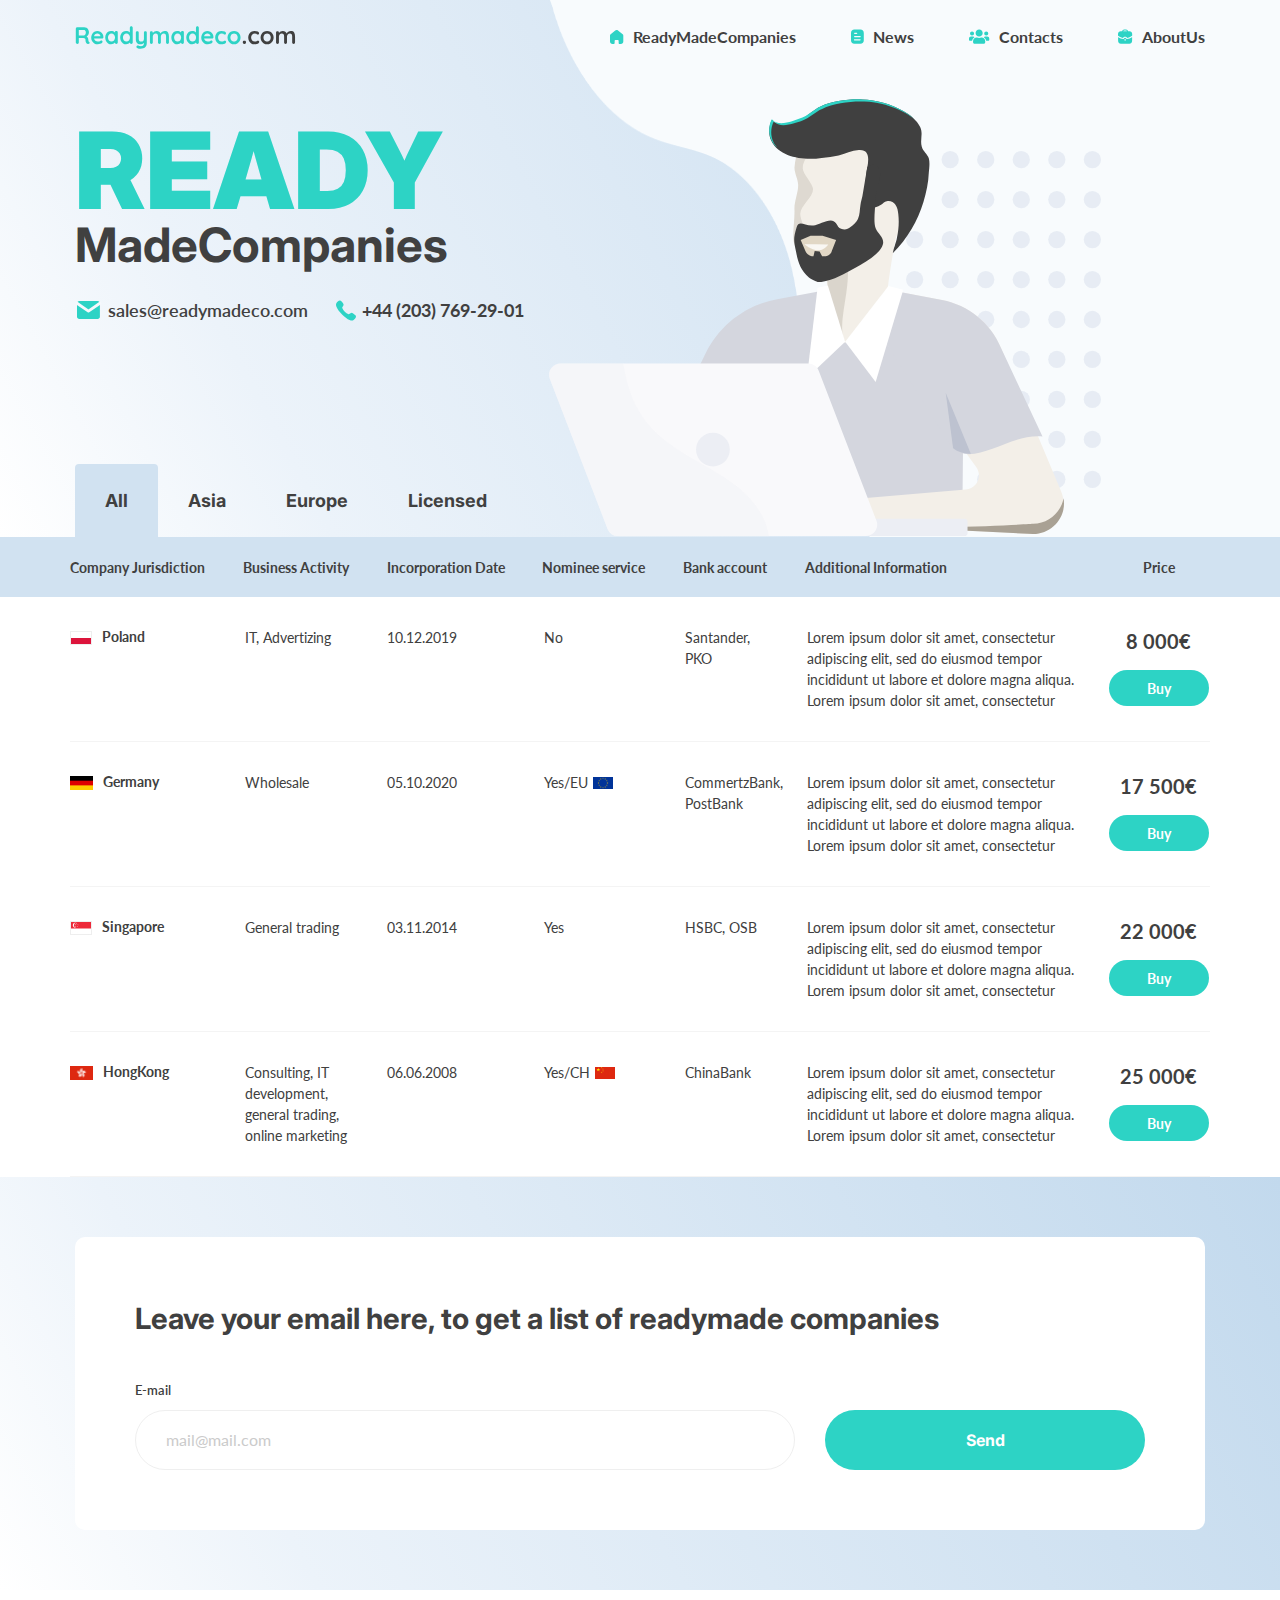
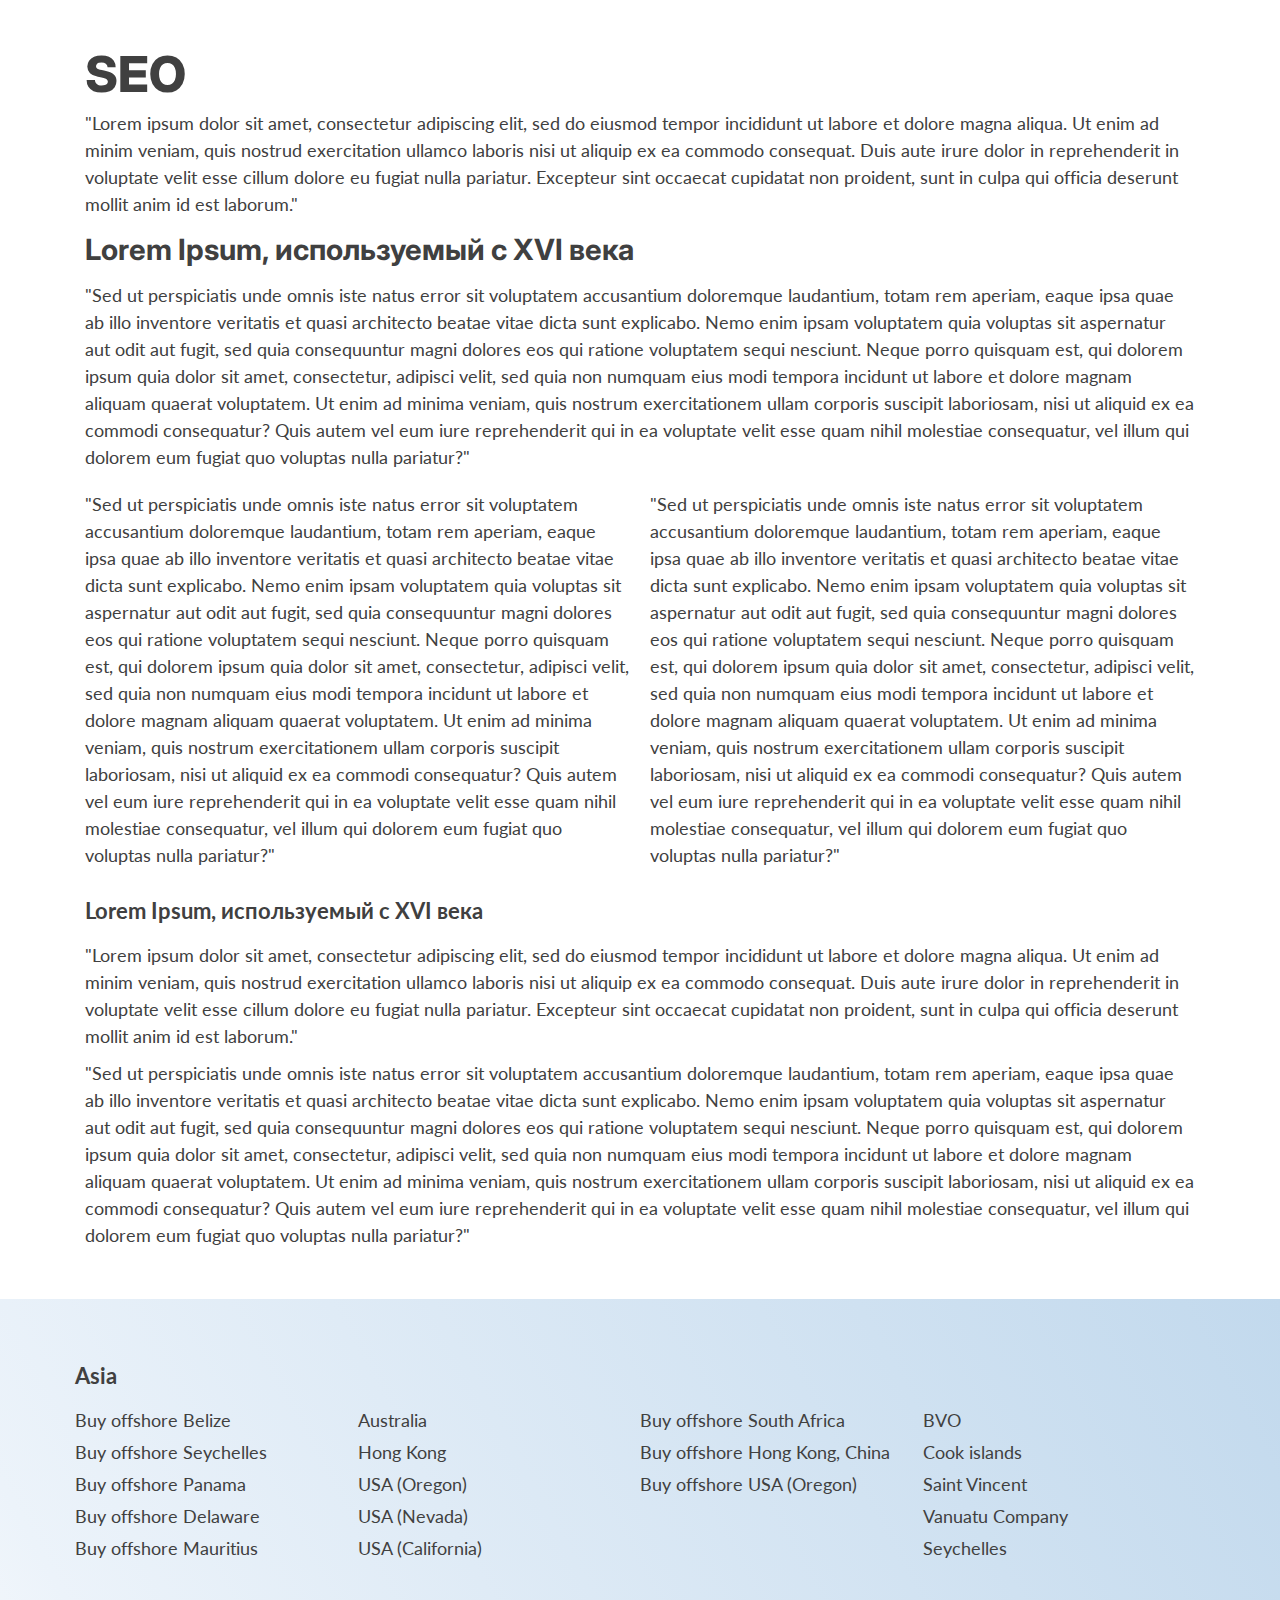
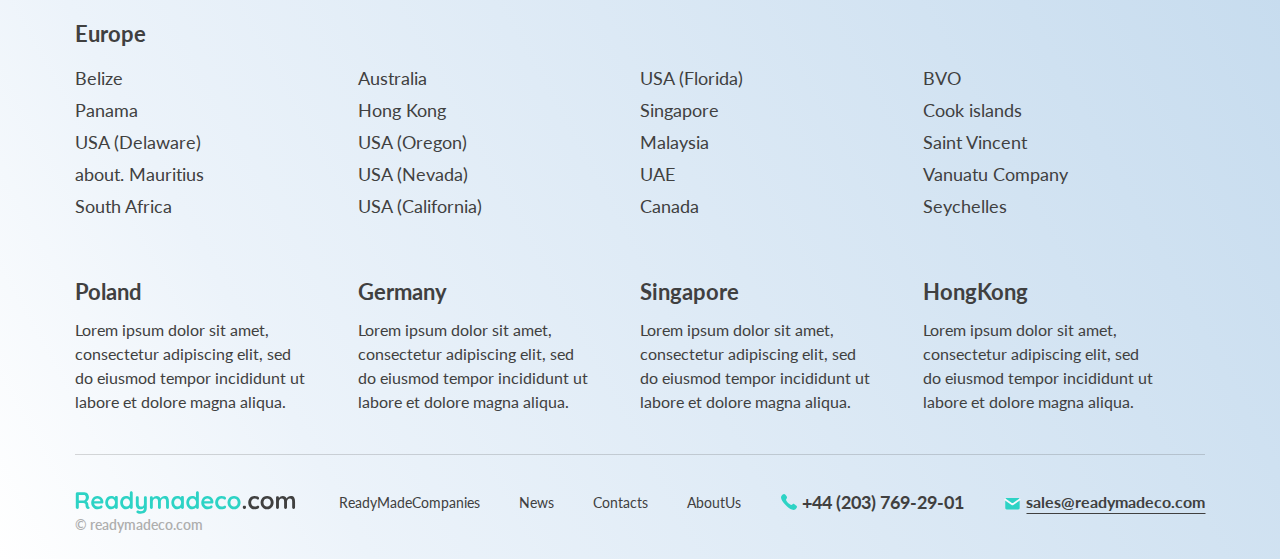
<file: index.html>
<!DOCTYPE html>
<html lang="zxx">
<head>
  <meta charset="UTF-8">
  <meta name="viewport" content="width=device-width, initial-scale=1.0"> 
  <title>Readymadeco</title>

</head>
<body> 
  <script>
    document.write("<link rel='stylesheet' href='css/normalize.css' type='text/css'>");
    document.write("<link rel='stylesheet' href='css/style.css' type='text/css'>");     
  </script>
  
  <div class="wrapper">
    <header class="header">
      <img class="header__image-wave" src="image/home/header-wave.png" alt="">
      <img class="header__image-bullits1" src="image/bulits.svg" alt="">
      <img class="header__image-bullits2" src="image/bulits2.svg" alt="">
      <div class="container">
        <div class="header__row">
          
          <div class="header__logo">
            <img src="image/logo.svg" alt="Readymadeco">
          </div>
          <nav class="header__menu">
            <ul class="header__list">
              <li class="header__item">
                <img src="image/icons/Home.svg" alt="">
                <a class="header__link" href="https://alexeysoloberezin.github.io/Readymadeco/index.html">ReadyMadeCompanies</a>
              </li>
              <li class="header__item">
                <img src="image/icons/News.svg" alt="">
                <a class="header__link" href="https://alexeysoloberezin.github.io/Readymadeco/news.html">News</a>
              </li>
              <li class="header__item">
                <img src="image/icons/Contacts.svg" alt="">
                <a class="header__link" href="https://alexeysoloberezin.github.io/Readymadeco/contacts.html">Contacts</a>
              </li>
              <li class="header__item">
                <img src="image/icons/AboutUs.svg" alt="">
                <a class="header__link" href="https://alexeysoloberezin.github.io/Readymadeco/aboutus.html">AboutUs</a>
              </li>
            </ul>
          </nav>  
          <div class="burger">
            <span class="burger-line__top"></span>
            <span class="burger-line__center"></span>
            <span class="burger-line__bottom"></span>
          </div>      
        </div>
        <div class="header__body">
          <div class="header__kta">
            <h1 class="header__title">
              <span>ready</span>
              MadeCompanies
            </h1>
            <div class="header__contacts">
              <div class="header__inner">
                <img src="image/icons/Mail.svg" alt="">
                <a class="header__mail" href="mailto:sales@readymadeco.com">sales@readymadeco.com</a>
              </div>
              <div class="header__inner header__inner-call">
                <img src="image/icons/Call.svg" alt="">
                <a class="header__phone" href="tel:+442037692901">+44 (203) 769-29-01</a>
              </div>
            </div>
            <ul class="header__bulls">
              <li class="header__bull bull-active">All</li>
              <li class="header__bull ">Asia</li>
              <li class="header__bull">Europe</li>
              <li class="header__bull ">Licensed</li>
            </ul>
          </div>
          <div class="header__image">
            <img src="image/home/header-image.svg" alt="">
          </div>
        </div>
      </div>     
    </header>
    <main class="main">
      <div class="table">
        <div class="table__header">
          <div class="container-table">
            <ul class="table__list">
              <li class="table__item">Company Jurisdiction</li>
              <li class="table__item">Business Activity</li>
              <li class="table__item">Incorporation Date</li>
              <li class="table__item">Nominee service</li>
              <li class="table__item">Bank account</li>
              <li class="table__item">Additional Information</li>
              <li class="table__item table__item-price">Price</li>
            </ul>
          </div>
        </div>
        <div class="container-table">
          <div class="table__body">
            <div class="table__wrapper">
              <div class="table__country">
                <img class="table__flag-img" src="image/flags/poland.jpg" alt="">
                <p>Poland</p>
              </div>
              <div class="table__activity">IT, Advertizing</div>
              <div class="table__date">10.12.2019</div>
              <div class="table__nominee">No</div>
              <div class="table__bank">Santander,<br> PKO</div>
              <div class="table__info">Lorem ipsum dolor sit amet, consectetur adipiscing elit, sed do eiusmod tempor incididunt ut labore et dolore magna aliqua. Lorem ipsum dolor sit amet, consectetur</div>
              <div class="table__inner">
                <p class="table__price">8 000€</p>
                <button class="table__buy" >Buy</button>
              </div>
            </div>
            <div class="table__wrapper">
              <div class="table__country">
                <img class="table__flag-img" src="image/flags/Germany.jpg" alt="">
                <p>Germany</p>
              </div>
              <div class="table__activity">Wholesale</div>
              <div class="table__date">05.10.2020</div>
              <div class="table__nominee">Yes/EU <img src="image/flags/oon.svg" alt=""></div>
              <div class="table__bank">CommertzBank, PostBank</div>
              <div class="table__info">Lorem ipsum dolor sit amet, consectetur adipiscing elit, sed do eiusmod tempor incididunt ut labore et dolore magna aliqua. Lorem ipsum dolor sit amet, consectetur</div>
              <div class="table__inner">
                <p class="table__price">17 500€</p>
                <button class="table__buy" >Buy</button>
              </div>
            </div>
            <div class="table__wrapper">
              <div class="table__country">
                <img class="table__flag-img" src="image/flags/Singapore.jpg" alt="">
                <p>Singapore</p>
              </div>
              <div class="table__activity">General trading</div>
              <div class="table__date">03.11.2014</div>
              <div class="table__nominee">Yes</div>
              <div class="table__bank">HSBC, OSB</div>
              <div class="table__info">Lorem ipsum dolor sit amet, consectetur adipiscing elit, sed do eiusmod tempor incididunt ut labore et dolore magna aliqua. Lorem ipsum dolor sit amet, consectetur</div>
              <div class="table__inner">
                <p class="table__price">22 000€</p>
                <button class="table__buy">Buy</button>
              </div>
            </div>
            <div class="table__wrapper">
              <div class="table__country">
                <img class="table__flag-img" src="image/flags/HongKong.jpg" alt="">
                <p>HongKong</p>
              </div>
              <div class="table__activity">Consulting, IT development,
                general trading, online marketing</div>
              <div class="table__date">06.06.2008</div>
              <div class="table__nominee">Yes/CH <img src="image/flags/china1.jpg" alt=""></div>
              <div class="table__bank">ChinaBank</div>
              <div class="table__info">Lorem ipsum dolor sit amet, consectetur adipiscing elit, sed do eiusmod tempor incididunt ut labore et dolore magna aliqua. Lorem ipsum dolor sit amet, consectetur</div>
              <div class="table__inner">
                <p class="table__price">25 000€</p>
                <button class="table__buy" >Buy</button>
              </div>
            </div>
          </div>          
        </div>
      </div>
      <section class="mailto">
        <div class="container">
          <form class="mailto__form">
            <h3 class="main__title">Leave your email here, to get a list of readymade companies</h3>
            <label class="mailto__label">E-mail</label>
            <div class="mailto__wrapper">
              <input class="mailto__email" type="email" placeholder="mail@mail.com">
              <button class="mailto__btn">Send</button>
            </div>
          </form>
        </div>
      </section>
      <section class="seo">
        <div class="container">
          <h2 class="seo__title global__title">seo</h2>
          <p>"Lorem ipsum dolor sit amet, consectetur adipiscing elit, sed do eiusmod tempor incididunt ut labore et dolore magna aliqua. Ut enim ad minim veniam, quis nostrud exercitation ullamco laboris nisi ut aliquip ex ea commodo consequat. Duis aute irure dolor in reprehenderit in voluptate velit esse cillum dolore eu fugiat nulla pariatur. Excepteur sint occaecat cupidatat non proident, sunt in culpa qui officia deserunt mollit anim id est laborum."</p>
          <h3 class="main__title seo__mintitle">Lorem Ipsum, используемый с XVI века</h3>
          <p>"Sed ut perspiciatis unde omnis iste natus error sit voluptatem accusantium doloremque laudantium, totam rem aperiam, eaque ipsa quae ab illo inventore veritatis et quasi architecto beatae vitae dicta sunt explicabo. Nemo enim ipsam voluptatem quia voluptas sit aspernatur aut odit aut fugit, sed quia consequuntur magni dolores eos qui ratione voluptatem sequi nesciunt. Neque porro quisquam est, qui dolorem ipsum quia dolor sit amet, consectetur, adipisci velit, sed quia non numquam eius modi tempora incidunt ut labore et dolore magnam aliquam quaerat voluptatem. Ut enim ad minima veniam, quis nostrum exercitationem ullam corporis suscipit laboriosam, nisi ut aliquid ex ea commodi consequatur? Quis autem vel eum iure reprehenderit qui in ea voluptate velit esse quam nihil molestiae consequatur, vel illum qui dolorem eum fugiat quo voluptas nulla pariatur?"</p>
          <div class="seo__wrapper">
            <p>"Sed ut perspiciatis unde omnis iste natus error sit voluptatem accusantium doloremque laudantium, totam rem aperiam, eaque ipsa quae ab illo inventore veritatis et quasi architecto beatae vitae dicta sunt explicabo. Nemo enim ipsam voluptatem quia voluptas sit aspernatur aut odit aut fugit, sed quia consequuntur magni dolores eos qui ratione voluptatem sequi nesciunt. Neque porro quisquam est, qui dolorem ipsum quia dolor sit amet, consectetur, adipisci velit, sed quia non numquam eius modi tempora incidunt ut labore et dolore magnam aliquam quaerat voluptatem. Ut enim ad minima veniam, quis nostrum exercitationem ullam corporis suscipit laboriosam, nisi ut aliquid ex ea commodi consequatur? Quis autem vel eum iure reprehenderit qui in ea voluptate velit esse quam nihil molestiae consequatur, vel illum qui dolorem eum fugiat quo voluptas nulla pariatur?"</p>
            <p>"Sed ut perspiciatis unde omnis iste natus error sit voluptatem accusantium doloremque laudantium, totam rem aperiam, eaque ipsa quae ab illo inventore veritatis et quasi architecto beatae vitae dicta sunt explicabo. Nemo enim ipsam voluptatem quia voluptas sit aspernatur aut odit aut fugit, sed quia consequuntur magni dolores eos qui ratione voluptatem sequi nesciunt. Neque porro quisquam est, qui dolorem ipsum quia dolor sit amet, consectetur, adipisci velit, sed quia non numquam eius modi tempora incidunt ut labore et dolore magnam aliquam quaerat voluptatem. Ut enim ad minima veniam, quis nostrum exercitationem ullam corporis suscipit laboriosam, nisi ut aliquid ex ea commodi consequatur? Quis autem vel eum iure reprehenderit qui in ea voluptate velit esse quam nihil molestiae consequatur, vel illum qui dolorem eum fugiat quo voluptas nulla pariatur?"</p>
          </div>
          <h4 class="main__subtitle seo__subtitle">Lorem Ipsum, используемый с XVI века</h4>        
          <p>"Lorem ipsum dolor sit amet, consectetur adipiscing elit, sed do eiusmod tempor incididunt ut labore et dolore magna aliqua. Ut enim ad minim veniam, quis nostrud exercitation ullamco laboris nisi ut aliquip ex ea commodo consequat. Duis aute irure dolor in reprehenderit in voluptate velit esse cillum dolore eu fugiat nulla pariatur. Excepteur sint occaecat cupidatat non proident, sunt in culpa qui officia deserunt mollit anim id est laborum."</p>
          <p>"Sed ut perspiciatis unde omnis iste natus error sit voluptatem accusantium doloremque laudantium, totam rem aperiam, eaque ipsa quae ab illo inventore veritatis et quasi architecto beatae vitae dicta sunt explicabo. Nemo enim ipsam voluptatem quia voluptas sit aspernatur aut odit aut fugit, sed quia consequuntur magni dolores eos qui ratione voluptatem sequi nesciunt. Neque porro quisquam est, qui dolorem ipsum quia dolor sit amet, consectetur, adipisci velit, sed quia non numquam eius modi tempora incidunt ut labore et dolore magnam aliquam quaerat voluptatem. Ut enim ad minima veniam, quis nostrum exercitationem ullam corporis suscipit laboriosam, nisi ut aliquid ex ea commodi consequatur? Quis autem vel eum iure reprehenderit qui in ea voluptate velit esse quam nihil molestiae consequatur, vel illum qui dolorem eum fugiat quo voluptas nulla pariatur?"</p>
        </div>
        
      </section>
    </main>
    <footer class="footer">
      <div class="container">
        <!-- Asia -->
        <h4 class="footer__title main__subtitle">Asia</h4>
        <div class="footer__wrapper">
          <ul class="footer__list">
            <li class="footer__item">
              <a class="footer__link" href="#">Buy offshore Belize</a>
            </li>
            <li class="footer__item">
              <a class="footer__link" href="#">Buy offshore Seychelles</a>
            </li>
            <li class="footer__item">
              <a class="footer__link" href="#">Buy offshore Panama</a>
            </li>
            <li class="footer__item">
              <a class="footer__link" href="#">Buy offshore Delaware</a>
            </li>
            <li class="footer__item">
              <a class="footer__link" href="#">Buy offshore Mauritius</a>
            </li>
          </ul>
          <ul class="footer__list">
            <li class="footer__item">
              <a class="footer__link" href="#">Australia</a>
            </li>
            <li class="footer__item">
              <a class="footer__link" href="#">Hong Kong</a>
            </li>
            <li class="footer__item">
              <a class="footer__link" href="#">USA (Oregon)</a>
            </li>
            <li class="footer__item">
              <a class="footer__link" href="#">USA (Nevada)</a>
            </li>
            <li class="footer__item">
              <a class="footer__link" href="#">USA (California)</a>
            </li>
          </ul>
          <ul class="footer__list">
            <li class="footer__item">
              <a class="footer__link" href="#">Buy offshore South Africa</a>
            </li>
            <li class="footer__item">
              <a class="footer__link" href="#">Buy offshore Hong Kong, China</a>
            </li>
            <li class="footer__item">
              <a class="footer__link" href="#">Buy offshore USA (Oregon)</a>
            </li>          
          </ul>
          <ul class="footer__list">
            <li class="footer__item">
              <a class="footer__link" href="#">BVO</a>
            </li>
            <li class="footer__item">
              <a class="footer__link" href="#">Cook islands</a>
            </li>
            <li class="footer__item">
              <a class="footer__link" href="#">Saint Vincent</a>
            </li>
            <li class="footer__item">
              <a class="footer__link" href="#">Vanuatu Company</a>
            </li>
            <li class="footer__item">
              <a class="footer__link" href="#">Seychelles</a>
            </li>
          </ul>
        </div>
        <!-- Europe -->
        <h4 class="footer__title main__subtitle">Europe</h4>
        <div class="footer__wrapper">
          <ul class="footer__list">
            <li class="footer__item">
              <a class="footer__link" href="#">Belize</a>
            </li>
            <li class="footer__item">
              <a class="footer__link" href="#">Panama</a>
            </li>
            <li class="footer__item">
              <a class="footer__link" href="#">USA (Delaware)</a>
            </li>
            <li class="footer__item">
              <a class="footer__link" href="#">about. Mauritius</a>
            </li>
            <li class="footer__item">
              <a class="footer__link" href="#">South Africa</a>
            </li>
          </ul>
          <ul class="footer__list">
            <li class="footer__item">
              <a class="footer__link" href="#">Australia</a>
            </li>
            <li class="footer__item">
              <a class="footer__link" href="#">Hong Kong</a>
            </li>
            <li class="footer__item">
              <a class="footer__link" href="#">USA (Oregon)</a>
            </li>
            <li class="footer__item">
              <a class="footer__link" href="#">USA (Nevada)</a>
            </li>
            <li class="footer__item">
              <a class="footer__link" href="#">USA (California)</a>
            </li>
          </ul>
          <ul class="footer__list">
            <li class="footer__item">
              <a class="footer__link" href="#">USA (Florida)</a>
            </li>
            <li class="footer__item">
              <a class="footer__link" href="#">Singapore</a>
            </li>
            <li class="footer__item">
              <a class="footer__link" href="#">Malaysia</a>
            </li>    
            <li class="footer__item">
              <a class="footer__link" href="#">UAE</a>
            </li>   
            <li class="footer__item">
              <a class="footer__link" href="#">Canada</a>
            </li>         
          </ul>
          <ul class="footer__list">
            <li class="footer__item">
              <a class="footer__link" href="#">BVO</a>
            </li>
            <li class="footer__item">
              <a class="footer__link" href="#">Cook islands</a>
            </li>
            <li class="footer__item">
              <a class="footer__link" href="#">Saint Vincent</a>
            </li>
            <li class="footer__item">
              <a class="footer__link" href="#">Vanuatu Company</a>
            </li>
            <li class="footer__item">
              <a class="footer__link" href="#">Seychelles</a>
            </li>
          </ul>
        </div>
        <div class="footer__wrapper">
          <div class="footer__inner">
            <h4 class="footer__title main__subtitle">Poland</h4>
            <p class="footer__text">Lorem ipsum dolor sit amet, consectetur adipiscing elit, sed do eiusmod tempor incididunt ut labore et dolore magna aliqua.</p>
          </div>   
          <div class="footer__inner">
            <h4 class="footer__title main__subtitle">Germany</h4>
            <p class="footer__text">Lorem ipsum dolor sit amet, consectetur adipiscing elit, sed do eiusmod tempor incididunt ut labore et dolore magna aliqua.</p>
          </div>   
          <div class="footer__inner">
            <h4 class="footer__title main__subtitle">Singapore</h4>
            <p class="footer__text">Lorem ipsum dolor sit amet, consectetur adipiscing elit, sed do eiusmod tempor incididunt ut labore et dolore magna aliqua.</p>
          </div>   
          <div class="footer__inner">
            <h4 class="footer__title main__subtitle">HongKong</h4>
            <p class="footer__text">Lorem ipsum dolor sit amet, consectetur adipiscing elit, sed do eiusmod tempor incididunt ut labore et dolore magna aliqua.</p>
          </div>         
        </div>
        <div class="footer__row">
          <div class="footer__logo">
            <img src="image/logo.svg" alt="">
            <p class="footer__subtext">© readymadeco.com</p>
          </div>
          <nav class="footer__nav">
            <ul class="footer__nav-list">
              <li class="footer__nav-item">
                <a class="footer__nav-link" href="#">ReadyMadeCompanies</a>
              </li>
              <li class="footer__nav-item">
                <a class="footer__nav-link" href="#">News</a>
              </li>
              <li class="footer__nav-item">
                <a class="footer__nav-link" href="#">Contacts</a>
              </li>
              <li class="footer__nav-item">
                <a class="footer__nav-link" href="#">AboutUs</a>
              </li>
            </ul>
          </nav>
          <div class="footer__phone">
            <img src="image/icons/Call.svg" alt="">
            <a class="footer__tel" href="tel:+442037692901">+44 (203) 769-29-01</a>
          </div>
          <div class="footer__mail">
            <img src="image/icons/Mail.svg" alt="">
            <a class="footer__mailto" href="mailto:sales@readymadeco.com">sales@readymadeco.com</a>
          </div>
        </div>
      </div>
      
    </footer>
    <div class="popup">
      
      <img class="popup-bul1" src="image/bulits.svg" alt="">
      <img class="popup-bul2" src="image/bulits.svg" alt="">    
      <img class="popup__wave" src="image/home/header-wave.png" alt="">
      <div class="container">
        <div class="popup__flex">
          <div class="popup__wrapper">
            <div class="popup-exit"></div>
            <div class="popup__inner">
              <div class="popup__line">
                <div>
                  <h3 class="popup__title">Purchase form</h3>
                  <p class="popup__text">Poland company with bank account</p>
                </div>             
                <div class="popup__price-inner">
                  <p class="popup__text">Price:</p>
                  <p class="popup__price">25 000€</p>
                </div>
              </div>
              
              <form>
                <div class="popup__inr">
                  <div class="popup__box">
                    <label class="popup__label">Name</label>
                    <input class="popup__name popup__inp" type="text" name="popup__name" placeholder="Sergei">
                  </div>
                  <div class="popup__box">
                    <label class="popup__label">Email</label>
                    <input class="popup__mail popup__inp" type="email" name="popup__mail" placeholder="hello@hey.com">
                  </div>
                  <div class="popup__box">
                    <label class="popup__label">Phone</label>
                    <input class="popup__phone popup__inp" type="text" name="popup__phone" placeholder="+44 (203) 769-29-01">
                  </div>
                </div>
                
                <div class="popup__box-text">
                  <label class="popup__label">Message</label>
                  <textarea class="popup__textarea" name="popup__textarea" cols="30" rows="10" placeholder="Type here"></textarea>
                </div>
                <div class="popup__btn-inner">
                  <button class="popup__btn">Send</button>
                </div>
              </form>
            </div>
            
          </div>
          <ul class="popup__list">
            <li class="popup__item">
              <a href="#">
                <img src="image/icons/sitemap.svg" alt="">
                Site map
              </a>
            </li>
            <li class="popup__item">
              <a href="#">
                <img src="image/icons/Wallet.svg" alt="">
                Public offer
              </a>
            </li>
            <li class="popup__item">
              <a href="#">
                <img src="image/icons/pop-geo.svg" alt="">
                Address
              </a>
            </li>
          </ul>
        </div>
        
      </div>
    </div>
  </div>
  <script src="https://code.jquery.com/jquery-3.5.1.slim.min.js" integrity="sha256-4+XzXVhsDmqanXGHaHvgh1gMQKX40OUvDEBTu8JcmNs=" crossorigin="anonymous"></script>
  <script>
    $('.table__buy').click(function(){
      $('.popup').addClass('popup-active');
      $('body').addClass('fixed');
    });
    $('.popup-exit').click(function(){
      $('.popup').removeClass('popup-active');
      $('body').removeClass('fixed');
    }); 
    $('.header__bull').click(function(){
      if (this.classList.contains('bull-active')){
        this.addClass('bull-active');
      } else{
        $('.header__bull').removeClass('bull-active');
        this.classList.add('bull-active')
      }
    });

  </script>
  <script src="js/script.js"></script>
</body>
</html>
</file>
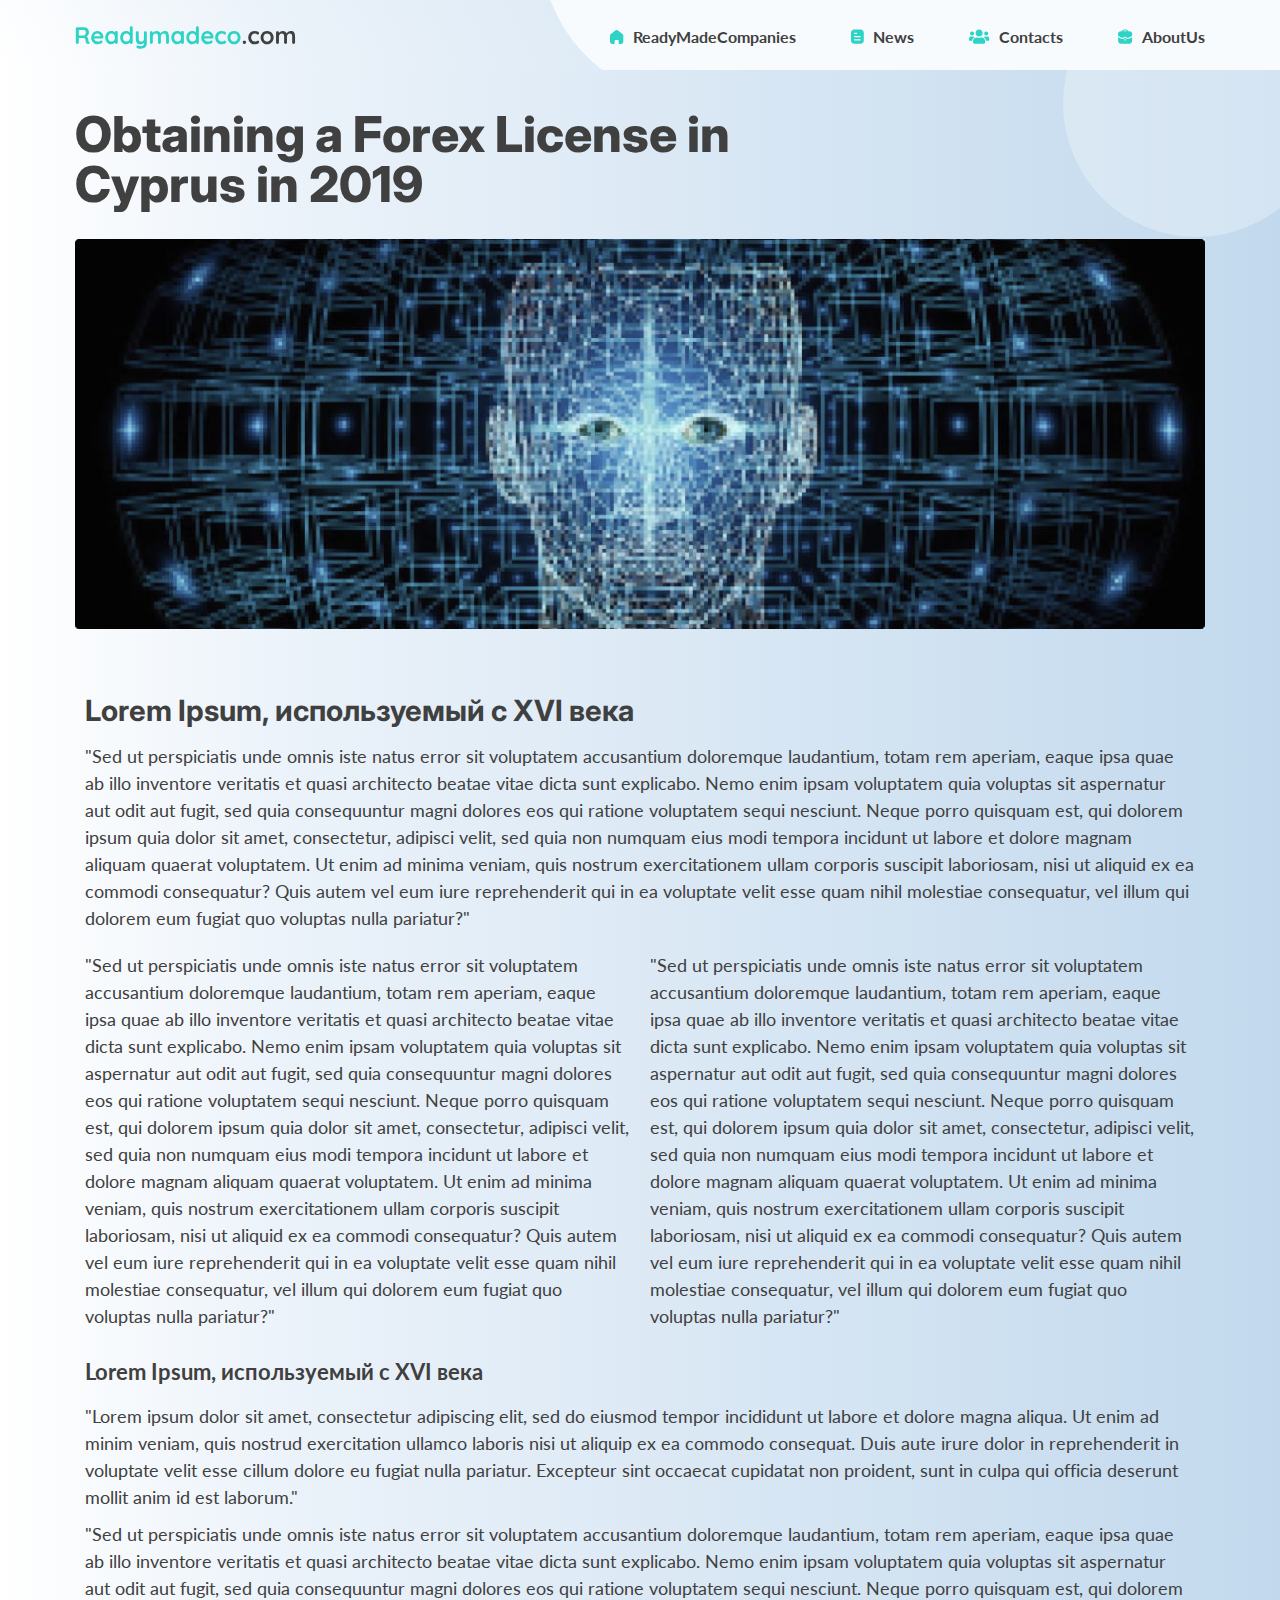
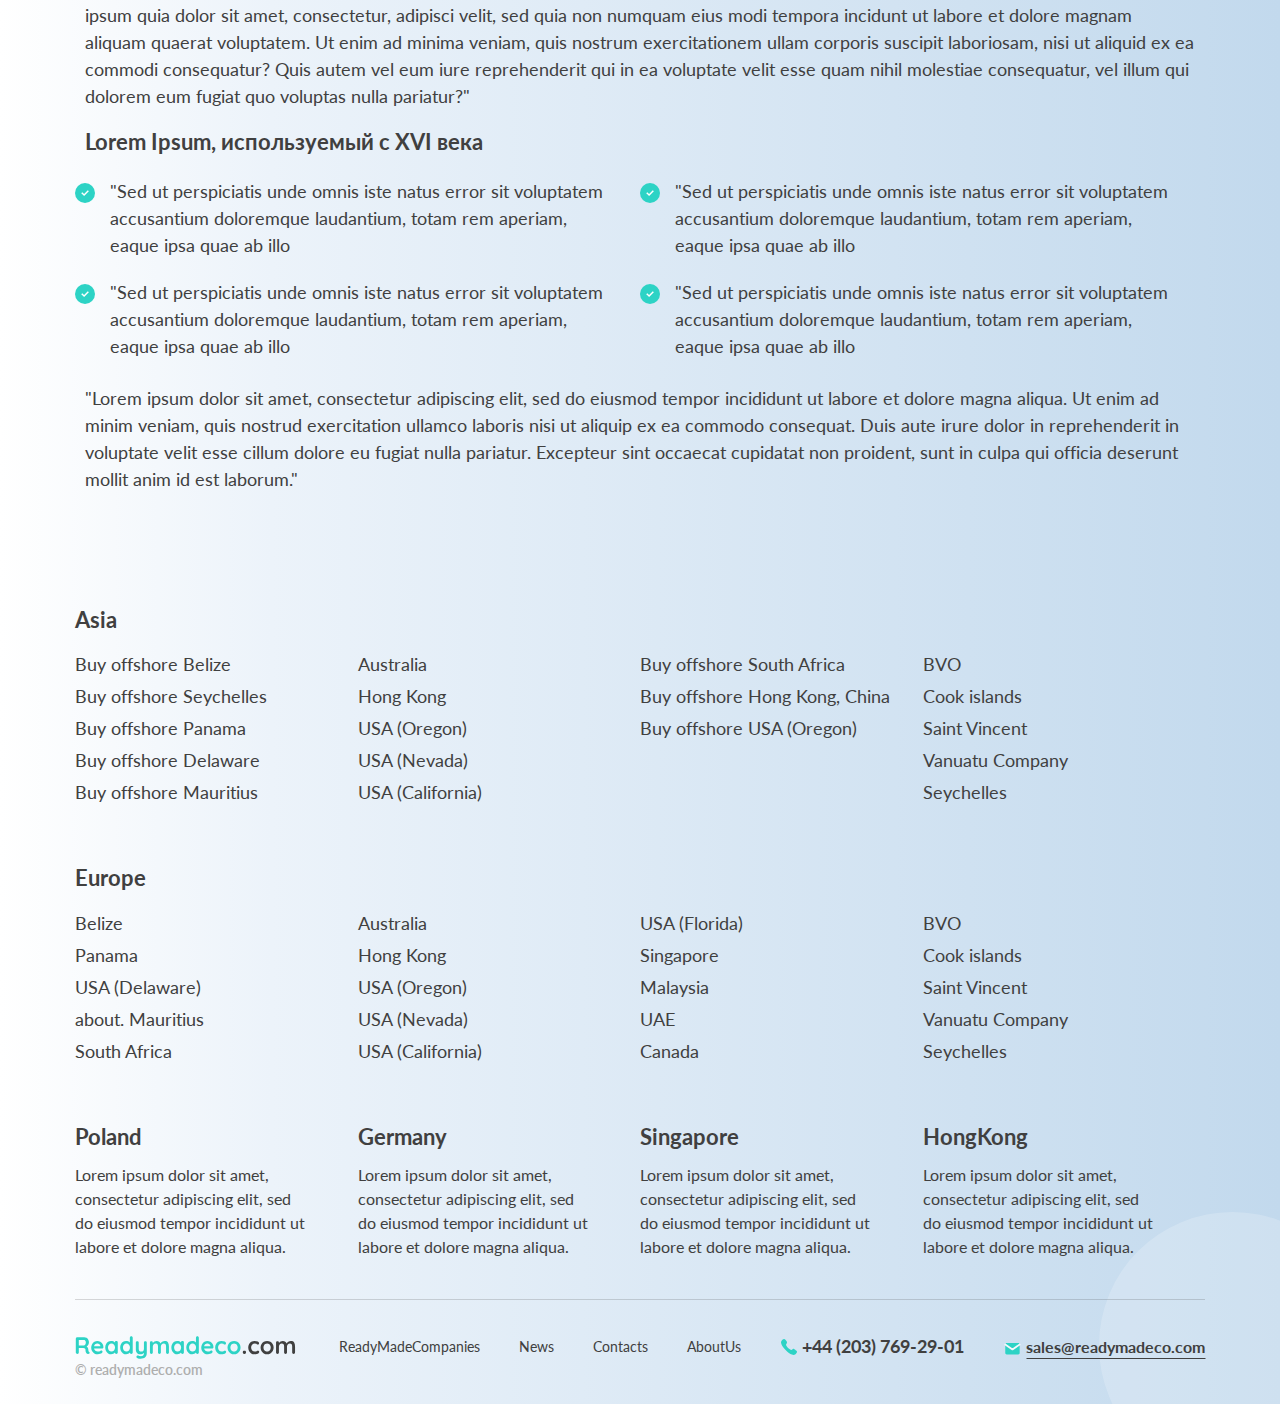
<file: aboutus.html>
<!DOCTYPE html>
<html lang="zxx">
<head>
  <meta charset="UTF-8">
  <meta name="viewport" content="width=device-width, initial-scale=1.0">  
  <title>Readymadeco</title>

</head>
<body> 
  <script>
    document.write("<link rel='stylesheet' href='css/normalize.css' type='text/css'>");
    document.write("<link rel='stylesheet' href='css/style.css' type='text/css'>");     
  </script>
  
  <div class="wrapper ">
    <header class="header header__line">        
        <img class="header__image-wave header__image-wavemin header__image-wave-mob" src="image/home/header-wave-mob.png" alt="" >
        <img class="header__image-wave header__image-wavemin header__image-wave-desc" src="image/home/header-wave.png" alt="">     
      <div class="container">
        <div class="header__row">
          
          <div class="header__logo">
            <img src="image/logo.svg" alt="Readymadeco">
          </div>
          <nav class="header__menu">
            <ul class="header__list">
              <li class="header__item">
                <img src="image/icons/Home.svg" alt="">
                <a class="header__link" href="https://alexeysoloberezin.github.io/Readymadeco/index.html">ReadyMadeCompanies</a>
              </li>
              <li class="header__item">
                <img src="image/icons/News.svg" alt="">
                <a class="header__link" href="https://alexeysoloberezin.github.io/Readymadeco/news.html">News</a>
              </li>
              <li class="header__item">
                <img src="image/icons/Contacts.svg" alt="">
                <a class="header__link" href="https://alexeysoloberezin.github.io/Readymadeco/contacts.html">Contacts</a>
              </li>
              <li class="header__item">
                <img src="image/icons/AboutUs.svg" alt="">
                <a class="header__link" href="https://alexeysoloberezin.github.io/Readymadeco/aboutus.html">AboutUs</a>
              </li>
            </ul>
          </nav>  
          <div class="burger">
            <span class="burger-line__top"></span>
            <span class="burger-line__center"></span>
            <span class="burger-line__bottom"></span>
          </div>      
        </div>
        
      </div>     
    </header>
    <main class="main main-contact ">      
      <img class="main-bul1" src="image/bulits.svg" alt="">
      <img class="main-bul2" src="image/bulits.svg" alt="">    
      <img class="main-bul5" src="image/bulits.svg" alt="">  
      <section class="about">
        
        <div class="container">
          <h1 class="global__title about__title">Obtaining a Forex License in Cyprus in 2019</h1>
          <img class="about__image about__image-desc" src="image/about.jpg" alt="">
          <img class="about__image about__image-mob" src="image/about-mob.jpg" alt="">
        </div>       
      </section>
      <section class="seo">
        <div class="container">         
          <h3 class="main__title seo__mintitle">Lorem Ipsum, используемый с XVI века</h3>
          <p>"Sed ut perspiciatis unde omnis iste natus error sit voluptatem accusantium doloremque laudantium, totam rem aperiam, eaque ipsa quae ab illo inventore veritatis et quasi architecto beatae vitae dicta sunt explicabo. Nemo enim ipsam voluptatem quia voluptas sit aspernatur aut odit aut fugit, sed quia consequuntur magni dolores eos qui ratione voluptatem sequi nesciunt. Neque porro quisquam est, qui dolorem ipsum quia dolor sit amet, consectetur, adipisci velit, sed quia non numquam eius modi tempora incidunt ut labore et dolore magnam aliquam quaerat voluptatem. Ut enim ad minima veniam, quis nostrum exercitationem ullam corporis suscipit laboriosam, nisi ut aliquid ex ea commodi consequatur? Quis autem vel eum iure reprehenderit qui in ea voluptate velit esse quam nihil molestiae consequatur, vel illum qui dolorem eum fugiat quo voluptas nulla pariatur?"</p>
          <div class="seo__wrapper">
            <p>"Sed ut perspiciatis unde omnis iste natus error sit voluptatem accusantium doloremque laudantium, totam rem aperiam, eaque ipsa quae ab illo inventore veritatis et quasi architecto beatae vitae dicta sunt explicabo. Nemo enim ipsam voluptatem quia voluptas sit aspernatur aut odit aut fugit, sed quia consequuntur magni dolores eos qui ratione voluptatem sequi nesciunt. Neque porro quisquam est, qui dolorem ipsum quia dolor sit amet, consectetur, adipisci velit, sed quia non numquam eius modi tempora incidunt ut labore et dolore magnam aliquam quaerat voluptatem. Ut enim ad minima veniam, quis nostrum exercitationem ullam corporis suscipit laboriosam, nisi ut aliquid ex ea commodi consequatur? Quis autem vel eum iure reprehenderit qui in ea voluptate velit esse quam nihil molestiae consequatur, vel illum qui dolorem eum fugiat quo voluptas nulla pariatur?"</p>
            <p>"Sed ut perspiciatis unde omnis iste natus error sit voluptatem accusantium doloremque laudantium, totam rem aperiam, eaque ipsa quae ab illo inventore veritatis et quasi architecto beatae vitae dicta sunt explicabo. Nemo enim ipsam voluptatem quia voluptas sit aspernatur aut odit aut fugit, sed quia consequuntur magni dolores eos qui ratione voluptatem sequi nesciunt. Neque porro quisquam est, qui dolorem ipsum quia dolor sit amet, consectetur, adipisci velit, sed quia non numquam eius modi tempora incidunt ut labore et dolore magnam aliquam quaerat voluptatem. Ut enim ad minima veniam, quis nostrum exercitationem ullam corporis suscipit laboriosam, nisi ut aliquid ex ea commodi consequatur? Quis autem vel eum iure reprehenderit qui in ea voluptate velit esse quam nihil molestiae consequatur, vel illum qui dolorem eum fugiat quo voluptas nulla pariatur?"</p>
          </div>
          <h4 class="main__subtitle seo__subtitle">Lorem Ipsum, используемый с XVI века</h4>        
          <p>"Lorem ipsum dolor sit amet, consectetur adipiscing elit, sed do eiusmod tempor incididunt ut labore et dolore magna aliqua. Ut enim ad minim veniam, quis nostrud exercitation ullamco laboris nisi ut aliquip ex ea commodo consequat. Duis aute irure dolor in reprehenderit in voluptate velit esse cillum dolore eu fugiat nulla pariatur. Excepteur sint occaecat cupidatat non proident, sunt in culpa qui officia deserunt mollit anim id est laborum."</p>
          <p>"Sed ut perspiciatis unde omnis iste natus error sit voluptatem accusantium doloremque laudantium, totam rem aperiam, eaque ipsa quae ab illo inventore veritatis et quasi architecto beatae vitae dicta sunt explicabo. Nemo enim ipsam voluptatem quia voluptas sit aspernatur aut odit aut fugit, sed quia consequuntur magni dolores eos qui ratione voluptatem sequi nesciunt. Neque porro quisquam est, qui dolorem ipsum quia dolor sit amet, consectetur, adipisci velit, sed quia non numquam eius modi tempora incidunt ut labore et dolore magnam aliquam quaerat voluptatem. Ut enim ad minima veniam, quis nostrum exercitationem ullam corporis suscipit laboriosam, nisi ut aliquid ex ea commodi consequatur? Quis autem vel eum iure reprehenderit qui in ea voluptate velit esse quam nihil molestiae consequatur, vel illum qui dolorem eum fugiat quo voluptas nulla pariatur?"</p>
          <h4 class="main__subtitle seo__subtitle">Lorem Ipsum, используемый с XVI века</h4>        
          <div class="seo__blocks">
            <p class="seo__block">"Sed ut perspiciatis unde omnis iste natus error sit voluptatem accusantium doloremque laudantium, totam rem aperiam, eaque ipsa quae ab illo </p>
            <p class="seo__block">"Sed ut perspiciatis unde omnis iste natus error sit voluptatem accusantium doloremque laudantium, totam rem aperiam, eaque ipsa quae ab illo </p>
            <p class="seo__block">"Sed ut perspiciatis unde omnis iste natus error sit voluptatem accusantium doloremque laudantium, totam rem aperiam, eaque ipsa quae ab illo </p>
            <p class="seo__block">"Sed ut perspiciatis unde omnis iste natus error sit voluptatem accusantium doloremque laudantium, totam rem aperiam, eaque ipsa quae ab illo </p>
          </div>
          <p>"Lorem ipsum dolor sit amet, consectetur adipiscing elit, sed do eiusmod tempor incididunt ut labore et dolore magna aliqua. Ut enim ad minim veniam, quis nostrud exercitation ullamco laboris nisi ut aliquip ex ea commodo consequat. Duis aute irure dolor in reprehenderit in voluptate velit esse cillum dolore eu fugiat nulla pariatur. Excepteur sint occaecat cupidatat non proident, sunt in culpa qui officia deserunt mollit anim id est laborum."</p>
        </div>
        
      </section>
    </main>
    <footer class="footer footer-contact">
      <img class="main-bul3" src="image/bulits.svg" alt="">
      <img class="footer__ellipse1" src="image/icons/Ellipse.svg" alt="">    
      <div class="container">
        <!-- Asia -->
        <h4 class="footer__title main__subtitle">Asia</h4>
        <div class="footer__wrapper">
          <ul class="footer__list">
            <li class="footer__item">
              <a class="footer__link" href="#">Buy offshore Belize</a>
            </li>
            <li class="footer__item">
              <a class="footer__link" href="#">Buy offshore Seychelles</a>
            </li>
            <li class="footer__item">
              <a class="footer__link" href="#">Buy offshore Panama</a>
            </li>
            <li class="footer__item">
              <a class="footer__link" href="#">Buy offshore Delaware</a>
            </li>
            <li class="footer__item">
              <a class="footer__link" href="#">Buy offshore Mauritius</a>
            </li>
          </ul>
          <ul class="footer__list">
            <li class="footer__item">
              <a class="footer__link" href="#">Australia</a>
            </li>
            <li class="footer__item">
              <a class="footer__link" href="#">Hong Kong</a>
            </li>
            <li class="footer__item">
              <a class="footer__link" href="#">USA (Oregon)</a>
            </li>
            <li class="footer__item">
              <a class="footer__link" href="#">USA (Nevada)</a>
            </li>
            <li class="footer__item">
              <a class="footer__link" href="#">USA (California)</a>
            </li>
          </ul>
          <ul class="footer__list">
            <li class="footer__item">
              <a class="footer__link" href="#">Buy offshore South Africa</a>
            </li>
            <li class="footer__item">
              <a class="footer__link" href="#">Buy offshore Hong Kong, China</a>
            </li>
            <li class="footer__item">
              <a class="footer__link" href="#">Buy offshore USA (Oregon)</a>
            </li>          
          </ul>
          <ul class="footer__list">
            <li class="footer__item">
              <a class="footer__link" href="#">BVO</a>
            </li>
            <li class="footer__item">
              <a class="footer__link" href="#">Cook islands</a>
            </li>
            <li class="footer__item">
              <a class="footer__link" href="#">Saint Vincent</a>
            </li>
            <li class="footer__item">
              <a class="footer__link" href="#">Vanuatu Company</a>
            </li>
            <li class="footer__item">
              <a class="footer__link" href="#">Seychelles</a>
            </li>
          </ul>
        </div>
        <!-- Europe -->
        <h4 class="footer__title main__subtitle">Europe</h4>
        <div class="footer__wrapper">
          <ul class="footer__list">
            <li class="footer__item">
              <a class="footer__link" href="#">Belize</a>
            </li>
            <li class="footer__item">
              <a class="footer__link" href="#">Panama</a>
            </li>
            <li class="footer__item">
              <a class="footer__link" href="#">USA (Delaware)</a>
            </li>
            <li class="footer__item">
              <a class="footer__link" href="#">about. Mauritius</a>
            </li>
            <li class="footer__item">
              <a class="footer__link" href="#">South Africa</a>
            </li>
          </ul>
          <ul class="footer__list">
            <li class="footer__item">
              <a class="footer__link" href="#">Australia</a>
            </li>
            <li class="footer__item">
              <a class="footer__link" href="#">Hong Kong</a>
            </li>
            <li class="footer__item">
              <a class="footer__link" href="#">USA (Oregon)</a>
            </li>
            <li class="footer__item">
              <a class="footer__link" href="#">USA (Nevada)</a>
            </li>
            <li class="footer__item">
              <a class="footer__link" href="#">USA (California)</a>
            </li>
          </ul>
          <ul class="footer__list">
            <li class="footer__item">
              <a class="footer__link" href="#">USA (Florida)</a>
            </li>
            <li class="footer__item">
              <a class="footer__link" href="#">Singapore</a>
            </li>
            <li class="footer__item">
              <a class="footer__link" href="#">Malaysia</a>
            </li>    
            <li class="footer__item">
              <a class="footer__link" href="#">UAE</a>
            </li>   
            <li class="footer__item">
              <a class="footer__link" href="#">Canada</a>
            </li>         
          </ul>
          <ul class="footer__list">
            <li class="footer__item">
              <a class="footer__link" href="#">BVO</a>
            </li>
            <li class="footer__item">
              <a class="footer__link" href="#">Cook islands</a>
            </li>
            <li class="footer__item">
              <a class="footer__link" href="#">Saint Vincent</a>
            </li>
            <li class="footer__item">
              <a class="footer__link" href="#">Vanuatu Company</a>
            </li>
            <li class="footer__item">
              <a class="footer__link" href="#">Seychelles</a>
            </li>
          </ul>
        </div>
        <div class="footer__wrapper">
          <div class="footer__inner">
            <h4 class="footer__title main__subtitle">Poland</h4>
            <p class="footer__text">Lorem ipsum dolor sit amet, consectetur adipiscing elit, sed do eiusmod tempor incididunt ut labore et dolore magna aliqua.</p>
          </div>   
          <div class="footer__inner">
            <h4 class="footer__title main__subtitle">Germany</h4>
            <p class="footer__text">Lorem ipsum dolor sit amet, consectetur adipiscing elit, sed do eiusmod tempor incididunt ut labore et dolore magna aliqua.</p>
          </div>   
          <div class="footer__inner">
            <h4 class="footer__title main__subtitle">Singapore</h4>
            <p class="footer__text">Lorem ipsum dolor sit amet, consectetur adipiscing elit, sed do eiusmod tempor incididunt ut labore et dolore magna aliqua.</p>
          </div>   
          <div class="footer__inner">
            <h4 class="footer__title main__subtitle">HongKong</h4>
            <p class="footer__text">Lorem ipsum dolor sit amet, consectetur adipiscing elit, sed do eiusmod tempor incididunt ut labore et dolore magna aliqua.</p>
          </div>         
        </div>
        <div class="footer__row">
          <div class="footer__logo">
            <img src="image/logo.svg" alt="">
            <p class="footer__subtext">© readymadeco.com</p>
          </div>
          <nav class="footer__nav">
            <ul class="footer__nav-list">
              <li class="footer__nav-item">
                <a class="footer__nav-link" href="#">ReadyMadeCompanies</a>
              </li>
              <li class="footer__nav-item">
                <a class="footer__nav-link" href="#">News</a>
              </li>
              <li class="footer__nav-item">
                <a class="footer__nav-link" href="#">Contacts</a>
              </li>
              <li class="footer__nav-item">
                <a class="footer__nav-link" href="#">AboutUs</a>
              </li>
            </ul>
          </nav>
          <div class="footer__phone">
            <img src="image/icons/Call.svg" alt="">
            <a class="footer__tel" href="tel:+442037692901">+44 (203) 769-29-01</a>
          </div>
          <div class="footer__mail">
            <img src="image/icons/Mail.svg" alt="">
            <a class="footer__mailto" href="mailto:sales@readymadeco.com">sales@readymadeco.com</a>
          </div>
        </div>
      </div>
      
    </footer>
  </div>
  <script src="https://code.jquery.com/jquery-3.5.1.slim.min.js" integrity="sha256-4+XzXVhsDmqanXGHaHvgh1gMQKX40OUvDEBTu8JcmNs=" crossorigin="anonymous"></script>
  <script src="js/contacts.js"></script>
  <script src="js/script.js"></script>
</body>
</html>
</file>
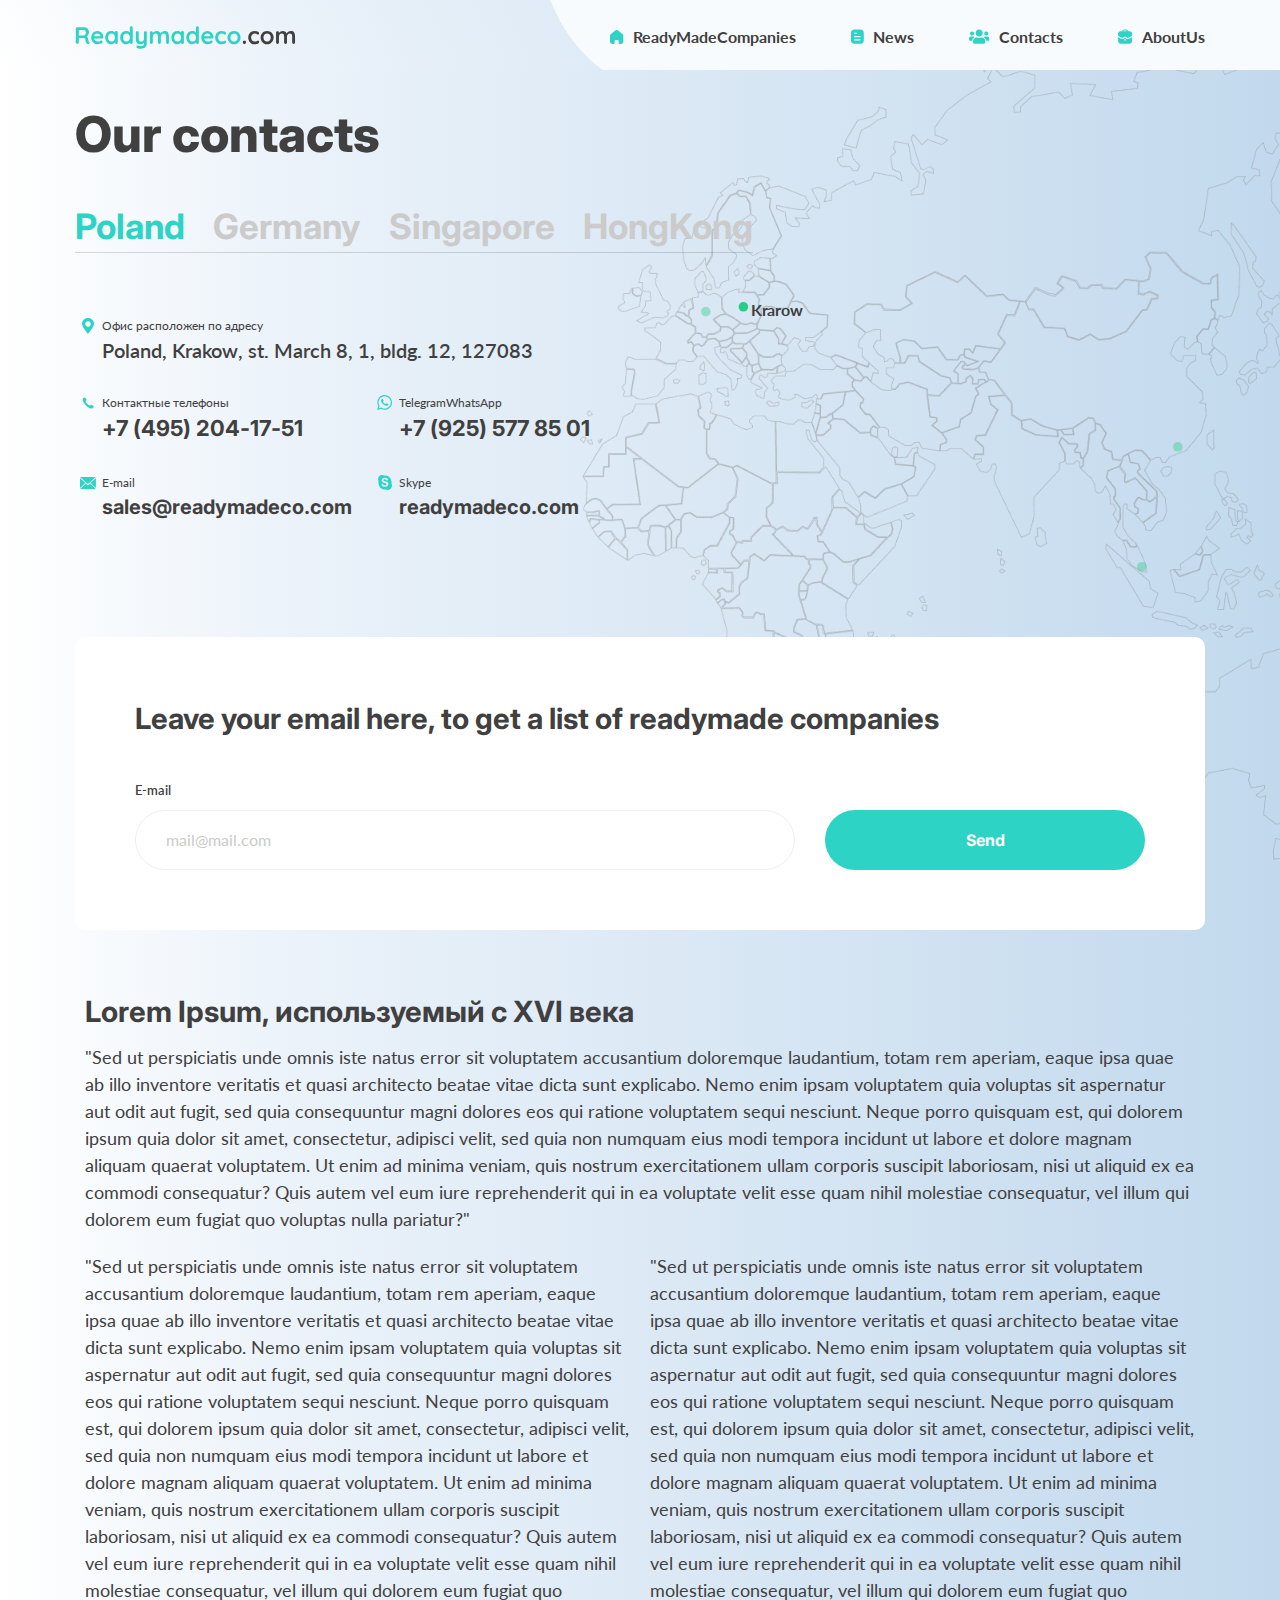
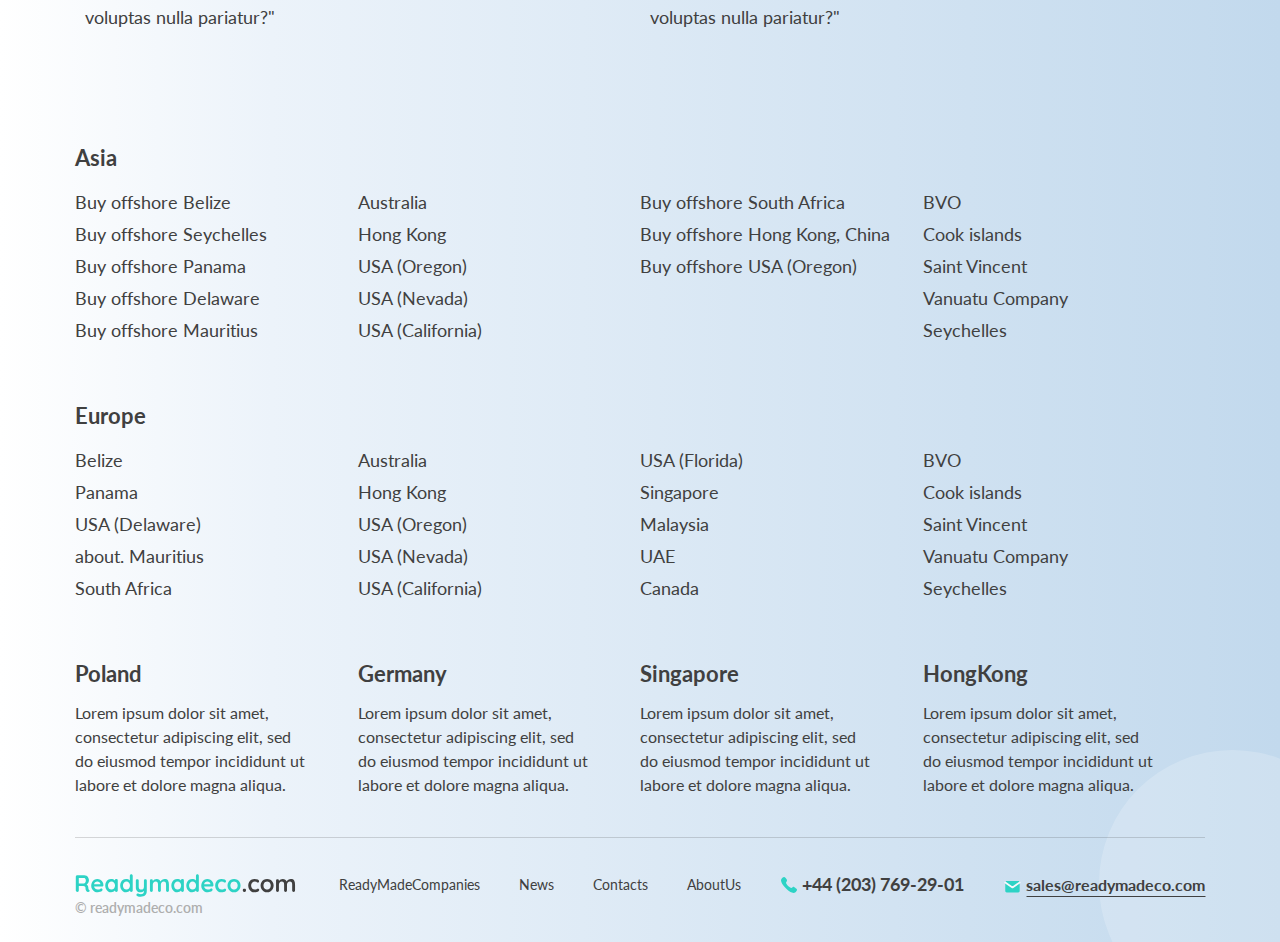
<file: contacts.html>
<!DOCTYPE html>
<html lang="zxx">
<head>
  <meta charset="UTF-8">
  <meta name="viewport" content="width=device-width, initial-scale=1.0">  
  <title>Readymadeco</title>

</head>
<body> 
  <script>
    document.write("<link rel='stylesheet' href='css/normalize.css' type='text/css'>");
    document.write("<link rel='stylesheet' href='css/style.css' type='text/css'>");     
  </script>
  
  <div class="wrapper ">
    <header class="header header__line">        
        <img class="header__image-wave header__image-wavemin header__image-wave-mob" src="image/home/header-wave-mob.png" alt="" >
        <img class="header__image-wave header__image-wavemin header__image-wave-desc" src="image/home/header-wave.png" alt="">     
      <div class="container">
        <div class="header__row">
          
          <div class="header__logo">
            <img src="image/logo.svg" alt="Readymadeco">
          </div>
          <nav class="header__menu">
            <ul class="header__list">
              <li class="header__item">
                <img src="image/icons/Home.svg" alt="">
                <a class="header__link" href="https://alexeysoloberezin.github.io/Readymadeco/index.html">ReadyMadeCompanies</a>
              </li>
              <li class="header__item">
                <img src="image/icons/News.svg" alt="">
                <a class="header__link" href="https://alexeysoloberezin.github.io/Readymadeco/news.html">News</a>
              </li>
              <li class="header__item">
                <img src="image/icons/Contacts.svg" alt="">
                <a class="header__link" href="https://alexeysoloberezin.github.io/Readymadeco/contacts.html">Contacts</a>
              </li>
              <li class="header__item">
                <img src="image/icons/AboutUs.svg" alt="">
                <a class="header__link" href="https://alexeysoloberezin.github.io/Readymadeco/aboutus.html">AboutUs</a>
              </li>
            </ul>
          </nav>  
          <div class="burger">
            <span class="burger-line__top"></span>
            <span class="burger-line__center"></span>
            <span class="burger-line__bottom"></span>
          </div>      
        </div>
        
      </div>     
    </header>
    <main class="main main-contact">
      <img class="main-bul1" src="image/bulits.svg" alt="">
      <img class="main-bul2" src="image/bulits.svg" alt="">
      <div class="container">
        <div class="box">
          <div class="cirlce1 cirlce cirlce-active"><p class="poland contry">Krarow</p></div>
          <div class="cirlce2 cirlce"><p class="germany contry">Germany</p></div>
          <div class="cirlce3 cirlce"><p class="singapore contry">Singapore</p></div>
          <div class="cirlce4 cirlce "><p class="hongkong contry">HongKong</p></div>
          <img class="map  map-desc" src="image/World_map_-_low_resolution-desc.png" alt="">
          <img class="map-mob map" src="image/World_map_-_low_resolution-mob.png" alt="">
        </div>        
      </div>
      <section class="countr">
        <div class="container">
          <div class="countr__wrapper">
            <h1 class="global__title">Our contacts</h1>
            <ul class="countr__list">
              <li class="countr__item countr__item-active cor-poland">Poland</li>
              <li class="countr__item cor-germany">Germany</li>
              <li class="countr__item cor-singapore">Singapore</li>
              <li class="countr__item cor-hongkong">HongKong</li>
            </ul>
            <div class="countr__office countr__box">
              <p class="countr__txt">Офис расположен по адресу</p>
              <p class="countr__poland-geo countr__geo active">Poland, Krakow, st. March 8, 1, bldg. 12, 127083</p>
              <p class="countr__germany-geo countr__geo">Germany, Frankfurt am Main , Hanauer Landstr. 126 - 128, 60314</p>
              <p class="countr__singapore-geo countr__geo">singapore, Malay, st. March 50, 3, bldg. 702, 327011</p>
              <p class="countr__hk-geo countr__geo">HongKong, Krakow, st. March 12, 5, bldg. 123, 829052</p>
            </div>
            <div class="countr__inline">
              <div class="countr__wrappers">
                <div class="countr__phones countr__box">
                  <p class="countr__txt">Контактные телефоны</p>
                  <a class="countr__poland-tel countr__tel active" href="tel:+74952041751">+7 (495) 204-17-51</a>
                  <a class="countr__germany-tel countr__tel " href="tel:+75552041751">+7 (555) 204-17-51</a>
                  <a class="countr__singapore-tel countr__tel " href="tel:+7662041751">+7 (665) 204-17-51</a>
                  <a class="countr__hk-tel countr__tel " href="tel:+77752041751">+7 (775) 204-17-51</a>
                </div>  
                <div class="countr__mails countr__box">
                  <p class="countr__txt">E-mail</p>
                  <a class="countr__poland-mail countr__mail active" href="mailto:sales@readymadeco.com">sales@readymadeco.com</a>
                  <a class="countr__germany-mail countr__mail" href="mailto:sales1@readymadeco.com">sales1@readymadeco.com</a>
                  <a class="countr__singapore-mail countr__mail" href="mailto:sales2@readymadeco.com">sales2@readymadeco.com</a>
                  <a class="countr__hk-mail countr__mail" href="mailto:sales3@readymadeco.com">sales3@readymadeco.com</a>
                </div>          
              </div>
              <div class="countr__wrappers">
                <div class="countr__socials countr__box">
                  <div class="countr__inner">
                    <p class="countr__txt">Telegram</p>
                    <p class="countr__txt countr__whatsapp">WhatsApp</p>
                  </div>
                  <a class="countr__poland-social countr__social active" href="#">+7 (925) 577 85 01</a>
                  <a class="countr__germany-social countr__social" href="#">+7 (935) 588 85 01</a>
                  <a class="countr__singapore-social countr__social" href="#">+7 (945) 599 85 01</a>
                  <a class="countr__hk-social countr__social" href="#">+7 (955) 500 85 01</a>
                </div>
                <div class="countr__skypes countr__box">
                  <p class="countr__txt">Skype</p>
                  <a class="countr__poland-skype countr__skype active" href="#">readymadeco.com</a>
                  <a class="countr__germany-skype countr__skype" href="#">Greadymadeco.com</a>
                  <a class="countr__singapore-skype countr__skype" href="#">Sreadymadeco.com</a>
                  <a class="countr__hk-skype countr__skype" href="#">Hreadymadeco.com</a>
                </div>
              </div>
            </div>
            
          </div>
         

        </div>
       





      </section>
      <section class="mailto mailto-contact">
        <div class="container">
          <form class="mailto__form">
            <h3 class="main__title">Leave your email here, to get a list of readymade companies</h3>
            <label class="mailto__label">E-mail</label>
            <div class="mailto__wrapper">
              <input class="mailto__email" type="email" placeholder="mail@mail.com">
              <button class="mailto__btn">Send</button>
            </div>
          </form>
        </div>
      </section>
      <section class="seo">
        <img class="seo__bul1" src="image/bulits.svg" alt="">
        <div class="container">              
          
          <h3 class="main__title seo__mintitle">Lorem Ipsum, используемый с XVI века</h3>
          <p>"Sed ut perspiciatis unde omnis iste natus error sit voluptatem accusantium doloremque laudantium, totam rem aperiam, eaque ipsa quae ab illo inventore veritatis et quasi architecto beatae vitae dicta sunt explicabo. Nemo enim ipsam voluptatem quia voluptas sit aspernatur aut odit aut fugit, sed quia consequuntur magni dolores eos qui ratione voluptatem sequi nesciunt. Neque porro quisquam est, qui dolorem ipsum quia dolor sit amet, consectetur, adipisci velit, sed quia non numquam eius modi tempora incidunt ut labore et dolore magnam aliquam quaerat voluptatem. Ut enim ad minima veniam, quis nostrum exercitationem ullam corporis suscipit laboriosam, nisi ut aliquid ex ea commodi consequatur? Quis autem vel eum iure reprehenderit qui in ea voluptate velit esse quam nihil molestiae consequatur, vel illum qui dolorem eum fugiat quo voluptas nulla pariatur?"</p>
          <div class="seo__wrapper">
            <p>"Sed ut perspiciatis unde omnis iste natus error sit voluptatem accusantium doloremque laudantium, totam rem aperiam, eaque ipsa quae ab illo inventore veritatis et quasi architecto beatae vitae dicta sunt explicabo. Nemo enim ipsam voluptatem quia voluptas sit aspernatur aut odit aut fugit, sed quia consequuntur magni dolores eos qui ratione voluptatem sequi nesciunt. Neque porro quisquam est, qui dolorem ipsum quia dolor sit amet, consectetur, adipisci velit, sed quia non numquam eius modi tempora incidunt ut labore et dolore magnam aliquam quaerat voluptatem. Ut enim ad minima veniam, quis nostrum exercitationem ullam corporis suscipit laboriosam, nisi ut aliquid ex ea commodi consequatur? Quis autem vel eum iure reprehenderit qui in ea voluptate velit esse quam nihil molestiae consequatur, vel illum qui dolorem eum fugiat quo voluptas nulla pariatur?"</p>
            <p>"Sed ut perspiciatis unde omnis iste natus error sit voluptatem accusantium doloremque laudantium, totam rem aperiam, eaque ipsa quae ab illo inventore veritatis et quasi architecto beatae vitae dicta sunt explicabo. Nemo enim ipsam voluptatem quia voluptas sit aspernatur aut odit aut fugit, sed quia consequuntur magni dolores eos qui ratione voluptatem sequi nesciunt. Neque porro quisquam est, qui dolorem ipsum quia dolor sit amet, consectetur, adipisci velit, sed quia non numquam eius modi tempora incidunt ut labore et dolore magnam aliquam quaerat voluptatem. Ut enim ad minima veniam, quis nostrum exercitationem ullam corporis suscipit laboriosam, nisi ut aliquid ex ea commodi consequatur? Quis autem vel eum iure reprehenderit qui in ea voluptate velit esse quam nihil molestiae consequatur, vel illum qui dolorem eum fugiat quo voluptas nulla pariatur?"</p>
          </div>         
        </div>
        
      </section>
    </main>
    <footer class="footer footer-contact">
      <img class="main-bul3" src="image/bulits.svg" alt="">
      <img class="footer__ellipse1" src="image/icons/Ellipse.svg" alt="">    
      <div class="container">
        <!-- Asia -->
        <h4 class="footer__title main__subtitle">Asia</h4>
        <div class="footer__wrapper">
          <ul class="footer__list">
            <li class="footer__item">
              <a class="footer__link" href="#">Buy offshore Belize</a>
            </li>
            <li class="footer__item">
              <a class="footer__link" href="#">Buy offshore Seychelles</a>
            </li>
            <li class="footer__item">
              <a class="footer__link" href="#">Buy offshore Panama</a>
            </li>
            <li class="footer__item">
              <a class="footer__link" href="#">Buy offshore Delaware</a>
            </li>
            <li class="footer__item">
              <a class="footer__link" href="#">Buy offshore Mauritius</a>
            </li>
          </ul>
          <ul class="footer__list">
            <li class="footer__item">
              <a class="footer__link" href="#">Australia</a>
            </li>
            <li class="footer__item">
              <a class="footer__link" href="#">Hong Kong</a>
            </li>
            <li class="footer__item">
              <a class="footer__link" href="#">USA (Oregon)</a>
            </li>
            <li class="footer__item">
              <a class="footer__link" href="#">USA (Nevada)</a>
            </li>
            <li class="footer__item">
              <a class="footer__link" href="#">USA (California)</a>
            </li>
          </ul>
          <ul class="footer__list">
            <li class="footer__item">
              <a class="footer__link" href="#">Buy offshore South Africa</a>
            </li>
            <li class="footer__item">
              <a class="footer__link" href="#">Buy offshore Hong Kong, China</a>
            </li>
            <li class="footer__item">
              <a class="footer__link" href="#">Buy offshore USA (Oregon)</a>
            </li>          
          </ul>
          <ul class="footer__list">
            <li class="footer__item">
              <a class="footer__link" href="#">BVO</a>
            </li>
            <li class="footer__item">
              <a class="footer__link" href="#">Cook islands</a>
            </li>
            <li class="footer__item">
              <a class="footer__link" href="#">Saint Vincent</a>
            </li>
            <li class="footer__item">
              <a class="footer__link" href="#">Vanuatu Company</a>
            </li>
            <li class="footer__item">
              <a class="footer__link" href="#">Seychelles</a>
            </li>
          </ul>
        </div>
        <!-- Europe -->
        <h4 class="footer__title main__subtitle">Europe</h4>
        <div class="footer__wrapper">
          <ul class="footer__list">
            <li class="footer__item">
              <a class="footer__link" href="#">Belize</a>
            </li>
            <li class="footer__item">
              <a class="footer__link" href="#">Panama</a>
            </li>
            <li class="footer__item">
              <a class="footer__link" href="#">USA (Delaware)</a>
            </li>
            <li class="footer__item">
              <a class="footer__link" href="#">about. Mauritius</a>
            </li>
            <li class="footer__item">
              <a class="footer__link" href="#">South Africa</a>
            </li>
          </ul>
          <ul class="footer__list">
            <li class="footer__item">
              <a class="footer__link" href="#">Australia</a>
            </li>
            <li class="footer__item">
              <a class="footer__link" href="#">Hong Kong</a>
            </li>
            <li class="footer__item">
              <a class="footer__link" href="#">USA (Oregon)</a>
            </li>
            <li class="footer__item">
              <a class="footer__link" href="#">USA (Nevada)</a>
            </li>
            <li class="footer__item">
              <a class="footer__link" href="#">USA (California)</a>
            </li>
          </ul>
          <ul class="footer__list">
            <li class="footer__item">
              <a class="footer__link" href="#">USA (Florida)</a>
            </li>
            <li class="footer__item">
              <a class="footer__link" href="#">Singapore</a>
            </li>
            <li class="footer__item">
              <a class="footer__link" href="#">Malaysia</a>
            </li>    
            <li class="footer__item">
              <a class="footer__link" href="#">UAE</a>
            </li>   
            <li class="footer__item">
              <a class="footer__link" href="#">Canada</a>
            </li>         
          </ul>
          <ul class="footer__list">
            <li class="footer__item">
              <a class="footer__link" href="#">BVO</a>
            </li>
            <li class="footer__item">
              <a class="footer__link" href="#">Cook islands</a>
            </li>
            <li class="footer__item">
              <a class="footer__link" href="#">Saint Vincent</a>
            </li>
            <li class="footer__item">
              <a class="footer__link" href="#">Vanuatu Company</a>
            </li>
            <li class="footer__item">
              <a class="footer__link" href="#">Seychelles</a>
            </li>
          </ul>
        </div>
        <div class="footer__wrapper">
          <div class="footer__inner">
            <h4 class="footer__title main__subtitle">Poland</h4>
            <p class="footer__text">Lorem ipsum dolor sit amet, consectetur adipiscing elit, sed do eiusmod tempor incididunt ut labore et dolore magna aliqua.</p>
          </div>   
          <div class="footer__inner">
            <h4 class="footer__title main__subtitle">Germany</h4>
            <p class="footer__text">Lorem ipsum dolor sit amet, consectetur adipiscing elit, sed do eiusmod tempor incididunt ut labore et dolore magna aliqua.</p>
          </div>   
          <div class="footer__inner">
            <h4 class="footer__title main__subtitle">Singapore</h4>
            <p class="footer__text">Lorem ipsum dolor sit amet, consectetur adipiscing elit, sed do eiusmod tempor incididunt ut labore et dolore magna aliqua.</p>
          </div>   
          <div class="footer__inner">
            <h4 class="footer__title main__subtitle">HongKong</h4>
            <p class="footer__text">Lorem ipsum dolor sit amet, consectetur adipiscing elit, sed do eiusmod tempor incididunt ut labore et dolore magna aliqua.</p>
          </div>         
        </div>
        <div class="footer__row">
          <div class="footer__logo">
            <img src="image/logo.svg" alt="">
            <p class="footer__subtext">© readymadeco.com</p>
          </div>
          <nav class="footer__nav">
            <ul class="footer__nav-list">
              <li class="footer__nav-item">
                <a class="footer__nav-link" href="#">ReadyMadeCompanies</a>
              </li>
              <li class="footer__nav-item">
                <a class="footer__nav-link" href="#">News</a>
              </li>
              <li class="footer__nav-item">
                <a class="footer__nav-link" href="#">Contacts</a>
              </li>
              <li class="footer__nav-item">
                <a class="footer__nav-link" href="#">AboutUs</a>
              </li>
            </ul>
          </nav>
          <div class="footer__phone">
            <img src="image/icons/Call.svg" alt="">
            <a class="footer__tel" href="tel:+442037692901">+44 (203) 769-29-01</a>
          </div>
          <div class="footer__mail">
            <img src="image/icons/Mail.svg" alt="">
            <a class="footer__mailto" href="mailto:sales@readymadeco.com">sales@readymadeco.com</a>
          </div>
        </div>
      </div>
      
    </footer>
  </div>
  <script src="https://code.jquery.com/jquery-3.5.1.slim.min.js" integrity="sha256-4+XzXVhsDmqanXGHaHvgh1gMQKX40OUvDEBTu8JcmNs=" crossorigin="anonymous"></script>
  <script src="js/contacts.js"></script>
  <script src="js/script.js"></script>
</body>
</html>
</file>
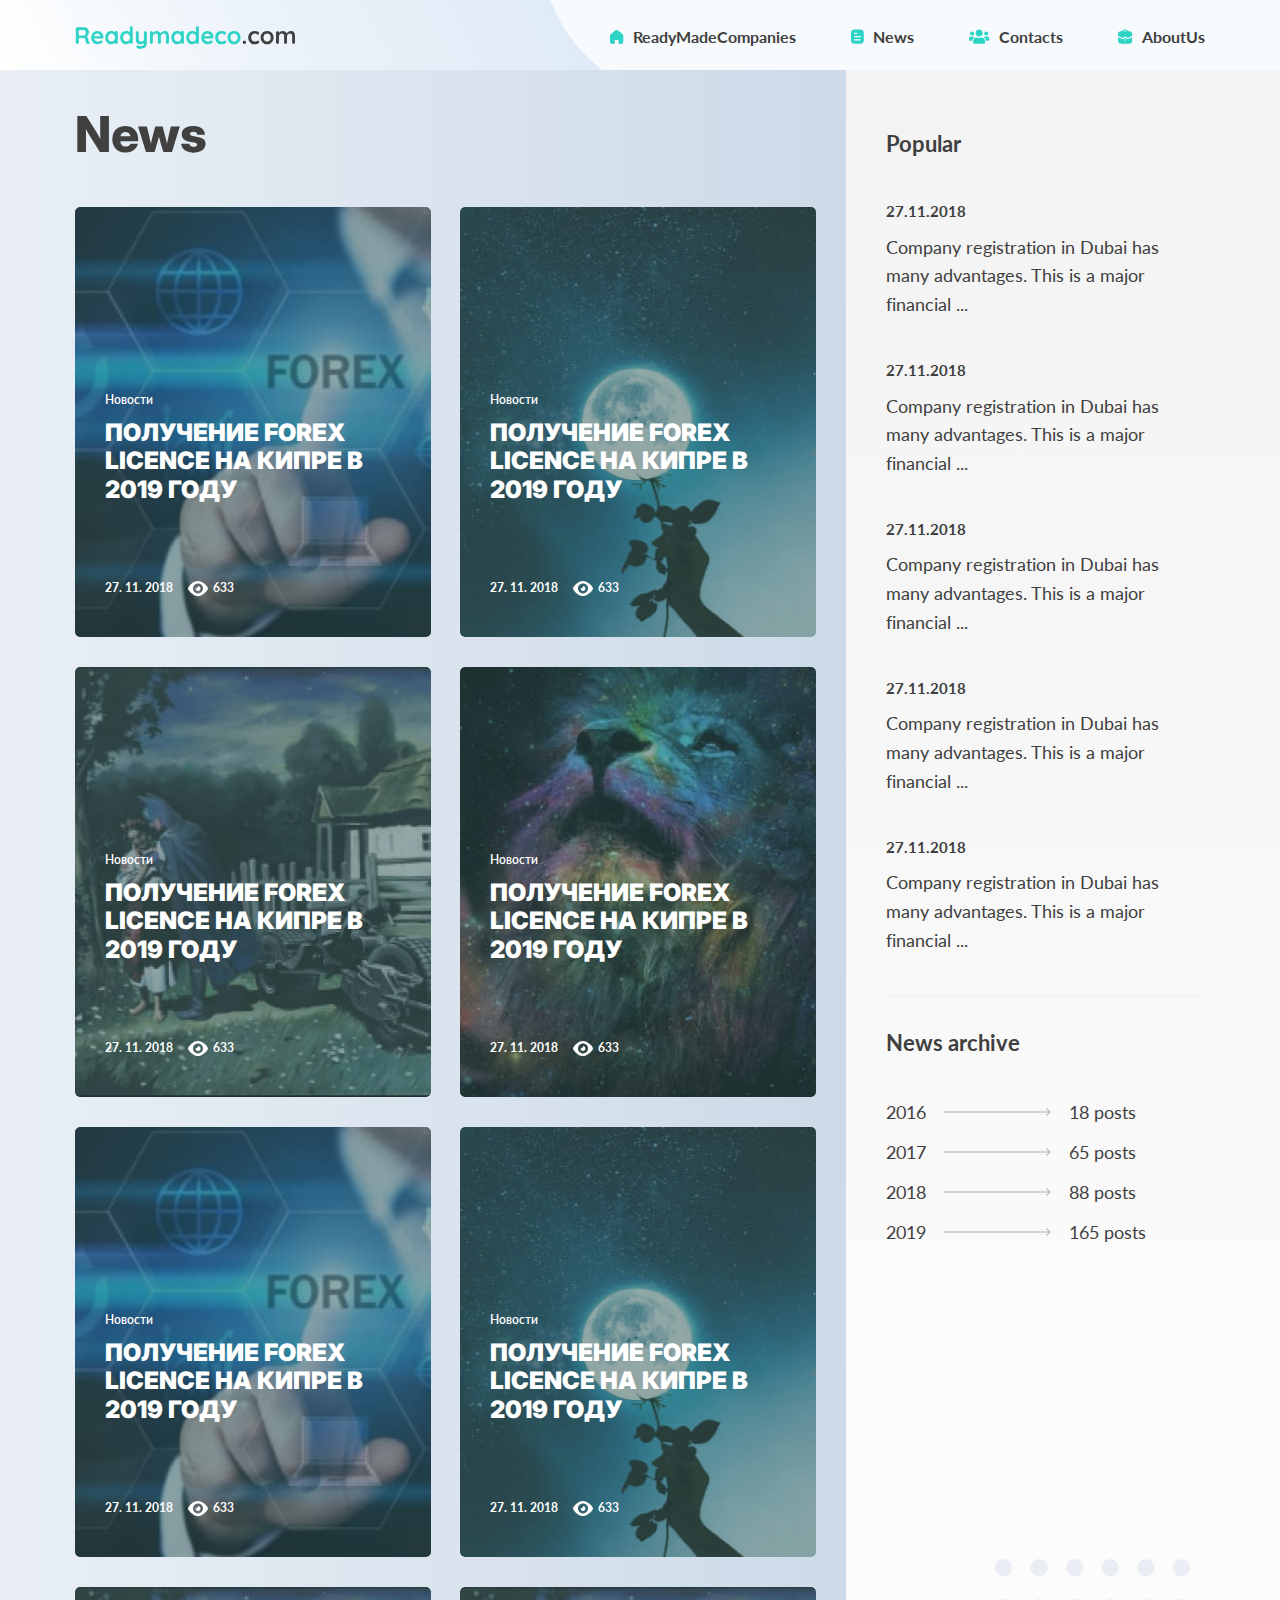
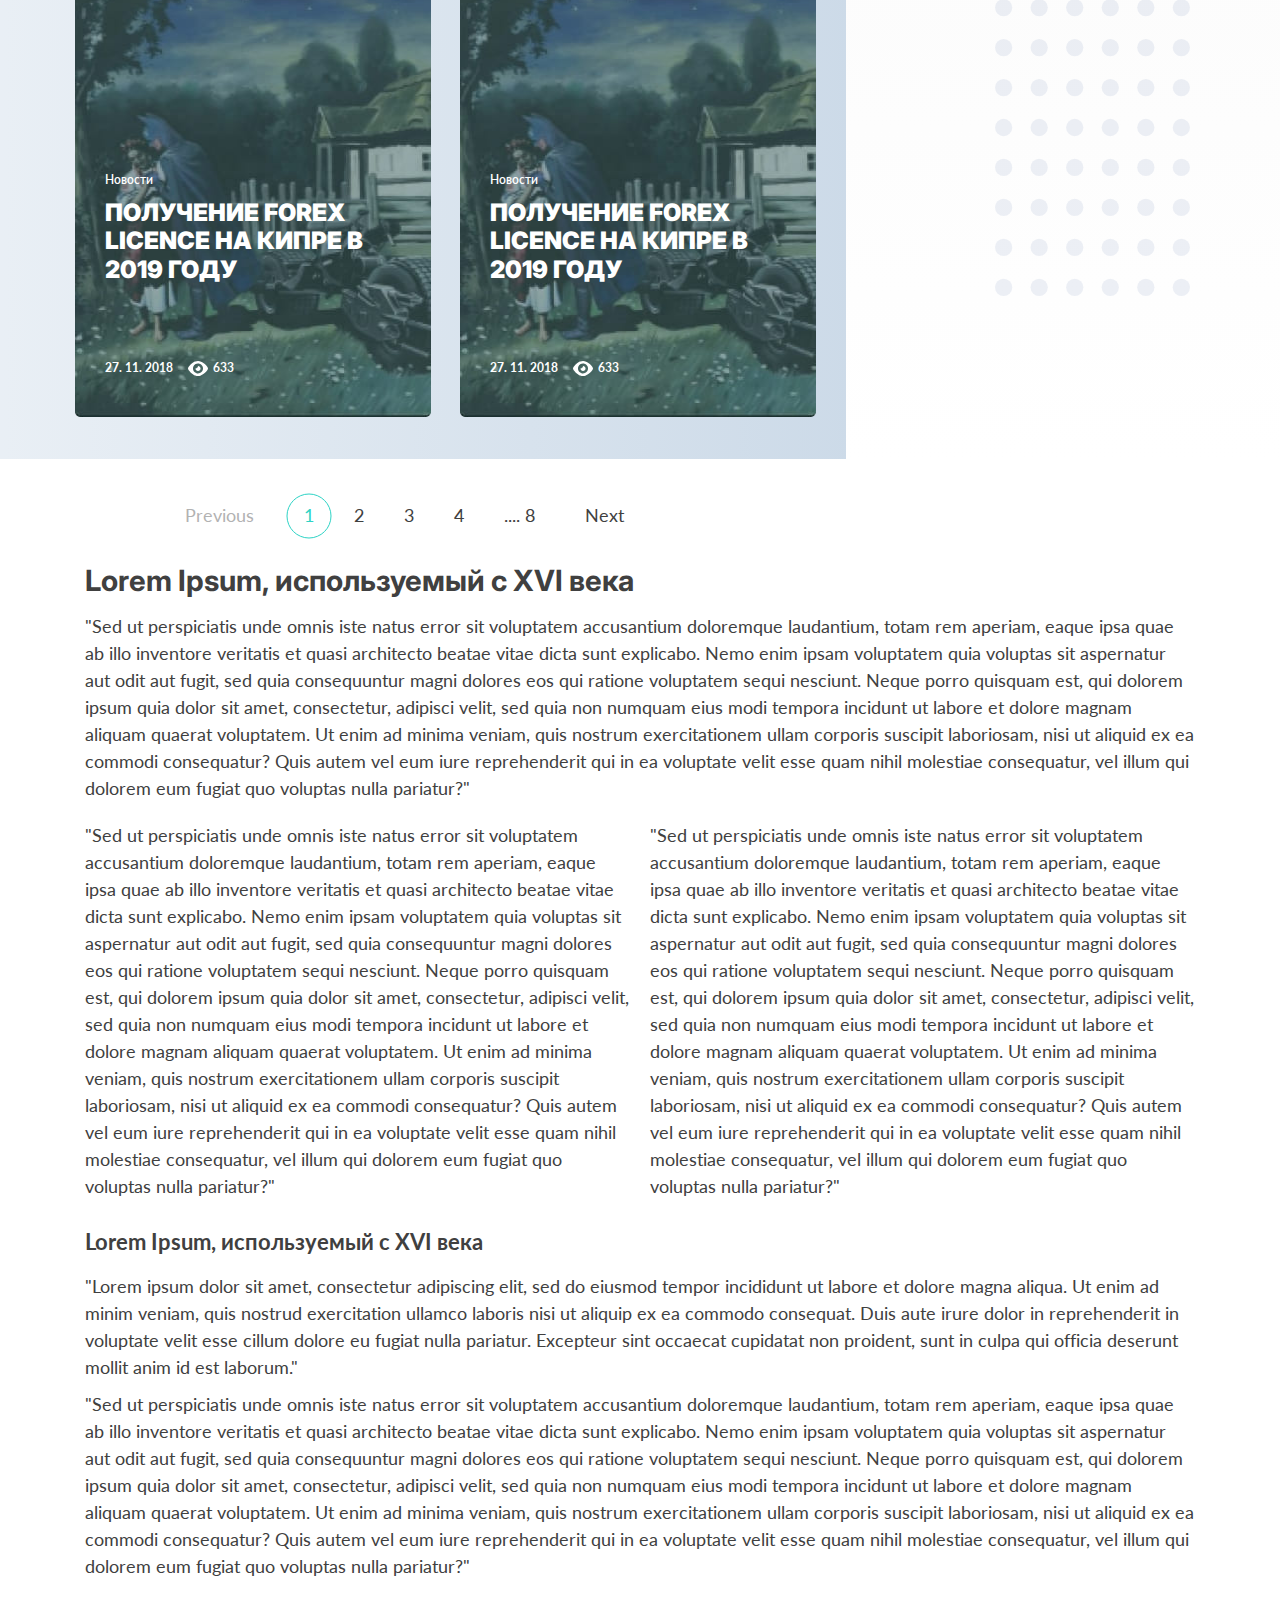
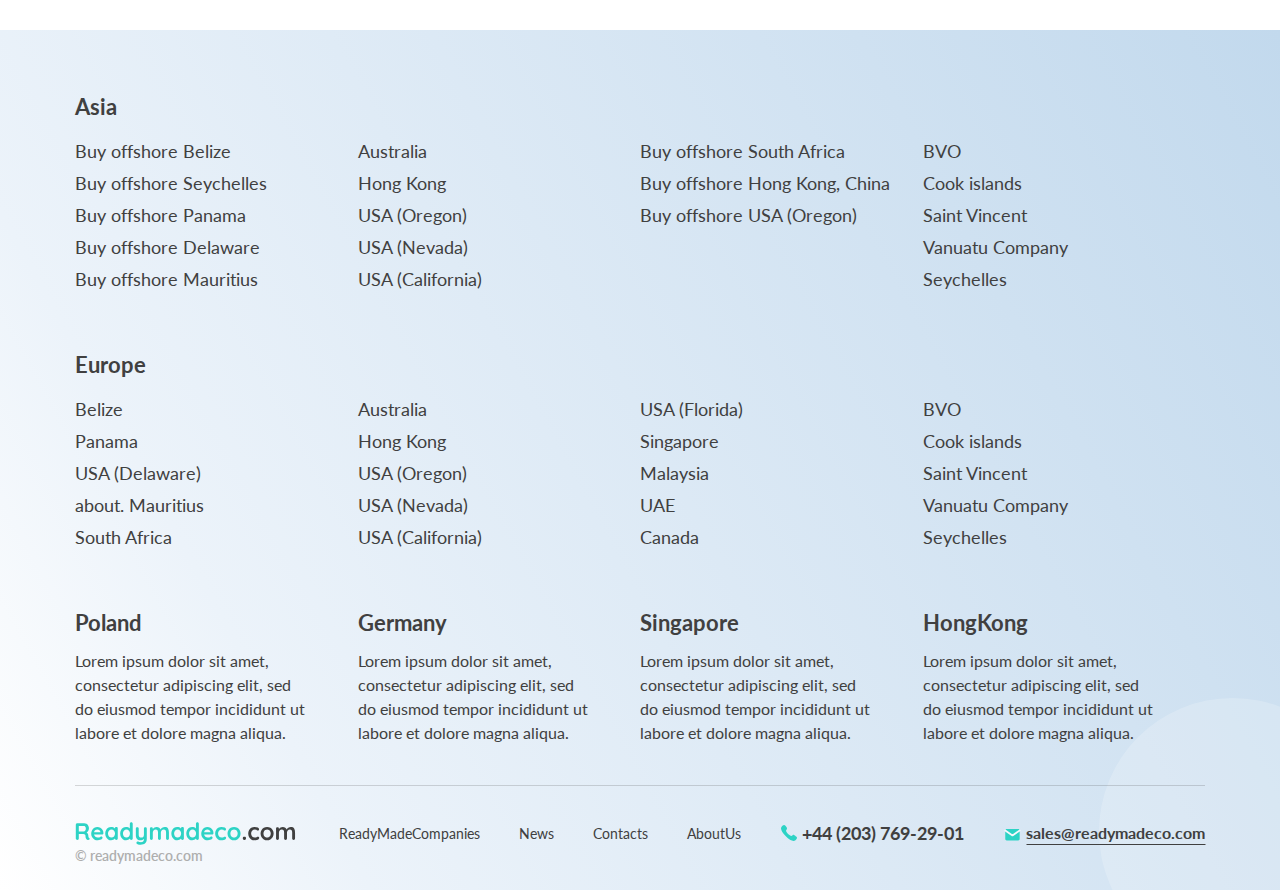
<file: news.html>
<!DOCTYPE html>
<html lang="zxx">
<head>
  <meta charset="UTF-8">
  <meta name="viewport" content="width=device-width, initial-scale=1.0">
  <!-- <link rel="stylesheet" href="css/normalize.css" > -->
  <!-- <link rel="stylesheet" href="css/style.css" > -->
  <!-- <link rel="preconnect" href="https://fonts.gstatic.com"> 
  <link href="https://fonts.googleapis.com/css2?family=Inter:wght@700;800&family=Lato:wght@400;700&display=swap" rel="stylesheet" > -->
  <title>Readymadeco</title>

</head>
<body> 
  <script>
    document.write("<link rel='stylesheet' href='css/normalize.css' type='text/css'>");
    document.write("<link rel='stylesheet' href='css/style.css' type='text/css'>");     
  </script>
  
  <div class="wrapper">
    <header class="header header__line">        
        <img class="header__image-wave header__image-wavemin header__image-wave-mob" src="image/home/header-wave-mob.png" alt="" >
        <img class="header__image-wave header__image-wavemin header__image-wave-desc" src="image/home/header-wave.png" alt="">     
      <div class="container">
        <div class="header__row">
          
          <div class="header__logo">
            <img src="image/logo.svg" alt="Readymadeco">
          </div>
          <nav class="header__menu">
            <ul class="header__list">
              <li class="header__item">
                <img src="image/icons/Home.svg" alt="">
                <a class="header__link" href="/index.html">ReadyMadeCompanies</a>
              </li>
              <li class="header__item">
                <img src="image/icons/News.svg" alt="">
                <a class="header__link" href="#">News</a>
              </li>
              <li class="header__item">
                <img src="image/icons/Contacts.svg" alt="">
                <a class="header__link" href="#">Contacts</a>
              </li>
              <li class="header__item">
                <img src="image/icons/AboutUs.svg" alt="">
                <a class="header__link" href="#">AboutUs</a>
              </li>
            </ul>
          </nav>  
          <div class="burger">
            <span class="burger-line__top"></span>
            <span class="burger-line__center"></span>
            <span class="burger-line__bottom"></span>
          </div>      
        </div>
        
      </div>     
    </header>
    <main class="main">
      <section class="news">
        <img class="news__bul1" src="image/bulits.svg" alt="">
        <img class="news__bul2" src="image/bulits.svg" alt="">
        <img class="news__bul3" src="image/bulits.svg" alt="">
        <div class="container">
          <div class="news__wrapper">
            <div class="news__inner">   
                 
              <div class="news__blocks">
                <h2 class="global__title news__maxtitle">News</h2>     
                <article class="news__block">
                  <img class="news__img-bg" src="image/news/1.jpg" alt="">     
                  <p class="news__text">Новости</p>    
                  <h3 class="news__subtitle">Получение Forex Licence на Кипре в 2019 году</h3> 
                  <div class="news__line">
                    <p class="news__date">27. 11. 2018</p>
                    <div class="news__view">
                      <img src="image/icons/Eye.svg" alt="">
                      633
                    </div>
                  </div>
                </article>
                <article class="news__block">
                  <img class="news__img-bg" src="image/news/2.jpg" alt="">     
                  <p class="news__text">Новости</p>    
                  <h3 class="news__subtitle">Получение Forex Licence на Кипре в 2019 году</h3> 
                  <div class="news__line">
                    <p class="news__date">27. 11. 2018</p>
                    <div class="news__view">
                      <img src="image/icons/Eye.svg" alt="">
                      633
                    </div>
                  </div>
                </article>
                <article class="news__block">
                  <img class="news__img-bg" src="image/news/3.jpg" alt="">     
                  <p class="news__text">Новости</p>    
                  <h3 class="news__subtitle">Получение Forex Licence на Кипре в 2019 году</h3> 
                  <div class="news__line">
                    <p class="news__date">27. 11. 2018</p>
                    <div class="news__view">
                      <img src="image/icons/Eye.svg" alt="">
                      633
                    </div>
                  </div>
                </article>
                <article class="news__block">
                  <img class="news__img-bg" src="image/news/4.jpg" alt="">     
                  <p class="news__text">Новости</p>    
                  <h3 class="news__subtitle">Получение Forex Licence на Кипре в 2019 году</h3> 
                  <div class="news__line">
                    <p class="news__date">27. 11. 2018</p>
                    <div class="news__view">
                      <img src="image/icons/Eye.svg" alt="">
                      633
                    </div>
                  </div>
                </article>
                <article class="news__block">
                  <img class="news__img-bg" src="image/news/5.jpg" alt="">     
                  <p class="news__text">Новости</p>    
                  <h3 class="news__subtitle">Получение Forex Licence на Кипре в 2019 году</h3> 
                  <div class="news__line">
                    <p class="news__date">27. 11. 2018</p>
                    <div class="news__view">
                      <img src="image/icons/Eye.svg" alt="">
                      633
                    </div>
                  </div>
                </article>
                <article class="news__block">
                  <img class="news__img-bg" src="image/news/6.jpg" alt="">     
                  <p class="news__text">Новости</p>    
                  <h3 class="news__subtitle">Получение Forex Licence на Кипре в 2019 году</h3> 
                  <div class="news__line">
                    <p class="news__date">27. 11. 2018</p>
                    <div class="news__view">
                      <img src="image/icons/Eye.svg" alt="">
                      633
                    </div>
                  </div>
                </article>
                <article class="news__block">
                  <img class="news__img-bg" src="image/news/7.jpg" alt="">     
                  <p class="news__text">Новости</p>    
                  <h3 class="news__subtitle">Получение Forex Licence на Кипре в 2019 году</h3> 
                  <div class="news__line">
                    <p class="news__date">27. 11. 2018</p>
                    <div class="news__view">
                      <img src="image/icons/Eye.svg" alt="">
                      633
                    </div>
                  </div>
                </article>
                <article class="news__block">
                  <img class="news__img-bg" src="image/news/8.jpg" alt="">     
                  <p class="news__text">Новости</p>    
                  <h3 class="news__subtitle">Получение Forex Licence на Кипре в 2019 году</h3> 
                  <div class="news__line">
                    <p class="news__date">27. 11. 2018</p>
                    <div class="news__view">
                      <img src="image/icons/Eye.svg" alt="">
                      633
                    </div>
                  </div>
                </article>
                <div class="news__paginations">
                  <btn class="news__paginations-prev">Previous</btn>
                  <ul class="news__paginations-list">
                    <li class="news__paginations-item">
                      <a class="news__paginations-link news__paginations-link-active" href="#">1</a>
                    </li>
                    <li class="news__paginations-item">
                      <a class="news__paginations-link" href="#">2</a>
                    </li>
                    <li class="news__paginations-item">
                      <a class="news__paginations-link" href="#">3</a>
                    </li>
                    <li class="news__paginations-item">
                      <a class="news__paginations-link" href="#">4</a>
                    </li>
                    <li class="news__paginations-item">
                      <a class="news__paginations-link" href="#">.... 8</a>
                    </li>
                  </ul>
                  <btn class="news__paginations-next">Next</btn>
                </div>  
              </div>
              <aside class="news__aside">
                <div class="news__inline">
                  <h4 class="main__subtitle news__aside-title">Popular</h4>
                  <div class="news__info">
                    <p class="news__aside-date">27.11.2018</p>
                    <p class="news__aside-text">Company registration in Dubai has many advantages. This is a major financial ...</p>
                  </div>
                  <div class="news__info">
                    <p class="news__aside-date">27.11.2018</p>
                    <p class="news__aside-text">Company registration in Dubai has many advantages. This is a major financial ...</p>
                  </div>
                  <div class="news__info">
                    <p class="news__aside-date">27.11.2018</p>
                    <p class="news__aside-text">Company registration in Dubai has many advantages. This is a major financial ...</p>
                  </div>
                  <div class="news__info">
                    <p class="news__aside-date">27.11.2018</p>
                    <p class="news__aside-text">Company registration in Dubai has many advantages. This is a major financial ...</p>
                  </div>
                  <div class="news__info">
                    <p class="news__aside-date">27.11.2018</p>
                    <p class="news__aside-text">Company registration in Dubai has many advantages. This is a major financial ...</p>
                  </div>
                </div>        
                <div class="news__inline">
                  <h4 class="main__subtitle news__aside-title">News archive</h4>
                  <div class="news__inner-year">
                    <p class="news__year">2016</p>
                    <div class="news__arrow">
                      <img src="image/icons/Arrow.svg" alt="">
                    </div>
                    <p class="news__posts">18 posts</p>
                  </div>
                  <div class="news__inner-year">
                    <p class="news__year">2017</p>
                    <div class="news__arrow">
                      <img src="image/icons/Arrow.svg" alt="">
                    </div>
                    <p class="news__posts">65 posts</p>
                  </div>
                  <div class="news__inner-year">
                    <p class="news__year">2018</p>
                    <div class="news__arrow">
                      <img src="image/icons/Arrow.svg" alt="">
                    </div>
                    <p class="news__posts">88 posts</p>
                  </div>
                  <div class="news__inner-year">
                    <p class="news__year">2019</p>
                    <div class="news__arrow">
                      <img src="image/icons/Arrow.svg" alt="">
                    </div>
                    <p class="news__posts">165 posts</p>
                  </div>
                </div>
              </aside>
            </div>        
                      
          </div>
        </div>
        
      </section>
      <section class="seo">
        <img class="seo__bul1" src="image/bulits.svg" alt="">
        <div class="container">              
         
          <h3 class="main__title seo__mintitle">Lorem Ipsum, используемый с XVI века</h3>
          <p>"Sed ut perspiciatis unde omnis iste natus error sit voluptatem accusantium doloremque laudantium, totam rem aperiam, eaque ipsa quae ab illo inventore veritatis et quasi architecto beatae vitae dicta sunt explicabo. Nemo enim ipsam voluptatem quia voluptas sit aspernatur aut odit aut fugit, sed quia consequuntur magni dolores eos qui ratione voluptatem sequi nesciunt. Neque porro quisquam est, qui dolorem ipsum quia dolor sit amet, consectetur, adipisci velit, sed quia non numquam eius modi tempora incidunt ut labore et dolore magnam aliquam quaerat voluptatem. Ut enim ad minima veniam, quis nostrum exercitationem ullam corporis suscipit laboriosam, nisi ut aliquid ex ea commodi consequatur? Quis autem vel eum iure reprehenderit qui in ea voluptate velit esse quam nihil molestiae consequatur, vel illum qui dolorem eum fugiat quo voluptas nulla pariatur?"</p>
          <div class="seo__wrapper">
            <p>"Sed ut perspiciatis unde omnis iste natus error sit voluptatem accusantium doloremque laudantium, totam rem aperiam, eaque ipsa quae ab illo inventore veritatis et quasi architecto beatae vitae dicta sunt explicabo. Nemo enim ipsam voluptatem quia voluptas sit aspernatur aut odit aut fugit, sed quia consequuntur magni dolores eos qui ratione voluptatem sequi nesciunt. Neque porro quisquam est, qui dolorem ipsum quia dolor sit amet, consectetur, adipisci velit, sed quia non numquam eius modi tempora incidunt ut labore et dolore magnam aliquam quaerat voluptatem. Ut enim ad minima veniam, quis nostrum exercitationem ullam corporis suscipit laboriosam, nisi ut aliquid ex ea commodi consequatur? Quis autem vel eum iure reprehenderit qui in ea voluptate velit esse quam nihil molestiae consequatur, vel illum qui dolorem eum fugiat quo voluptas nulla pariatur?"</p>
            <p>"Sed ut perspiciatis unde omnis iste natus error sit voluptatem accusantium doloremque laudantium, totam rem aperiam, eaque ipsa quae ab illo inventore veritatis et quasi architecto beatae vitae dicta sunt explicabo. Nemo enim ipsam voluptatem quia voluptas sit aspernatur aut odit aut fugit, sed quia consequuntur magni dolores eos qui ratione voluptatem sequi nesciunt. Neque porro quisquam est, qui dolorem ipsum quia dolor sit amet, consectetur, adipisci velit, sed quia non numquam eius modi tempora incidunt ut labore et dolore magnam aliquam quaerat voluptatem. Ut enim ad minima veniam, quis nostrum exercitationem ullam corporis suscipit laboriosam, nisi ut aliquid ex ea commodi consequatur? Quis autem vel eum iure reprehenderit qui in ea voluptate velit esse quam nihil molestiae consequatur, vel illum qui dolorem eum fugiat quo voluptas nulla pariatur?"</p>
          </div>
          <h4 class="main__subtitle seo__subtitle">Lorem Ipsum, используемый с XVI века</h4>        
          <p>"Lorem ipsum dolor sit amet, consectetur adipiscing elit, sed do eiusmod tempor incididunt ut labore et dolore magna aliqua. Ut enim ad minim veniam, quis nostrud exercitation ullamco laboris nisi ut aliquip ex ea commodo consequat. Duis aute irure dolor in reprehenderit in voluptate velit esse cillum dolore eu fugiat nulla pariatur. Excepteur sint occaecat cupidatat non proident, sunt in culpa qui officia deserunt mollit anim id est laborum."</p>
          <p>"Sed ut perspiciatis unde omnis iste natus error sit voluptatem accusantium doloremque laudantium, totam rem aperiam, eaque ipsa quae ab illo inventore veritatis et quasi architecto beatae vitae dicta sunt explicabo. Nemo enim ipsam voluptatem quia voluptas sit aspernatur aut odit aut fugit, sed quia consequuntur magni dolores eos qui ratione voluptatem sequi nesciunt. Neque porro quisquam est, qui dolorem ipsum quia dolor sit amet, consectetur, adipisci velit, sed quia non numquam eius modi tempora incidunt ut labore et dolore magnam aliquam quaerat voluptatem. Ut enim ad minima veniam, quis nostrum exercitationem ullam corporis suscipit laboriosam, nisi ut aliquid ex ea commodi consequatur? Quis autem vel eum iure reprehenderit qui in ea voluptate velit esse quam nihil molestiae consequatur, vel illum qui dolorem eum fugiat quo voluptas nulla pariatur?"</p>
        </div>
        
      </section>
    </main>
    <footer class="footer">
      <img class="footer__ellipse1" src="image/icons/Ellipse.svg" alt="">    
      <div class="container">
        <!-- Asia -->
        <h4 class="footer__title main__subtitle">Asia</h4>
        <div class="footer__wrapper">
          <ul class="footer__list">
            <li class="footer__item">
              <a class="footer__link" href="#">Buy offshore Belize</a>
            </li>
            <li class="footer__item">
              <a class="footer__link" href="#">Buy offshore Seychelles</a>
            </li>
            <li class="footer__item">
              <a class="footer__link" href="#">Buy offshore Panama</a>
            </li>
            <li class="footer__item">
              <a class="footer__link" href="#">Buy offshore Delaware</a>
            </li>
            <li class="footer__item">
              <a class="footer__link" href="#">Buy offshore Mauritius</a>
            </li>
          </ul>
          <ul class="footer__list">
            <li class="footer__item">
              <a class="footer__link" href="#">Australia</a>
            </li>
            <li class="footer__item">
              <a class="footer__link" href="#">Hong Kong</a>
            </li>
            <li class="footer__item">
              <a class="footer__link" href="#">USA (Oregon)</a>
            </li>
            <li class="footer__item">
              <a class="footer__link" href="#">USA (Nevada)</a>
            </li>
            <li class="footer__item">
              <a class="footer__link" href="#">USA (California)</a>
            </li>
          </ul>
          <ul class="footer__list">
            <li class="footer__item">
              <a class="footer__link" href="#">Buy offshore South Africa</a>
            </li>
            <li class="footer__item">
              <a class="footer__link" href="#">Buy offshore Hong Kong, China</a>
            </li>
            <li class="footer__item">
              <a class="footer__link" href="#">Buy offshore USA (Oregon)</a>
            </li>          
          </ul>
          <ul class="footer__list">
            <li class="footer__item">
              <a class="footer__link" href="#">BVO</a>
            </li>
            <li class="footer__item">
              <a class="footer__link" href="#">Cook islands</a>
            </li>
            <li class="footer__item">
              <a class="footer__link" href="#">Saint Vincent</a>
            </li>
            <li class="footer__item">
              <a class="footer__link" href="#">Vanuatu Company</a>
            </li>
            <li class="footer__item">
              <a class="footer__link" href="#">Seychelles</a>
            </li>
          </ul>
        </div>
        <!-- Europe -->
        <h4 class="footer__title main__subtitle">Europe</h4>
        <div class="footer__wrapper">
          <ul class="footer__list">
            <li class="footer__item">
              <a class="footer__link" href="#">Belize</a>
            </li>
            <li class="footer__item">
              <a class="footer__link" href="#">Panama</a>
            </li>
            <li class="footer__item">
              <a class="footer__link" href="#">USA (Delaware)</a>
            </li>
            <li class="footer__item">
              <a class="footer__link" href="#">about. Mauritius</a>
            </li>
            <li class="footer__item">
              <a class="footer__link" href="#">South Africa</a>
            </li>
          </ul>
          <ul class="footer__list">
            <li class="footer__item">
              <a class="footer__link" href="#">Australia</a>
            </li>
            <li class="footer__item">
              <a class="footer__link" href="#">Hong Kong</a>
            </li>
            <li class="footer__item">
              <a class="footer__link" href="#">USA (Oregon)</a>
            </li>
            <li class="footer__item">
              <a class="footer__link" href="#">USA (Nevada)</a>
            </li>
            <li class="footer__item">
              <a class="footer__link" href="#">USA (California)</a>
            </li>
          </ul>
          <ul class="footer__list">
            <li class="footer__item">
              <a class="footer__link" href="#">USA (Florida)</a>
            </li>
            <li class="footer__item">
              <a class="footer__link" href="#">Singapore</a>
            </li>
            <li class="footer__item">
              <a class="footer__link" href="#">Malaysia</a>
            </li>    
            <li class="footer__item">
              <a class="footer__link" href="#">UAE</a>
            </li>   
            <li class="footer__item">
              <a class="footer__link" href="#">Canada</a>
            </li>         
          </ul>
          <ul class="footer__list">
            <li class="footer__item">
              <a class="footer__link" href="#">BVO</a>
            </li>
            <li class="footer__item">
              <a class="footer__link" href="#">Cook islands</a>
            </li>
            <li class="footer__item">
              <a class="footer__link" href="#">Saint Vincent</a>
            </li>
            <li class="footer__item">
              <a class="footer__link" href="#">Vanuatu Company</a>
            </li>
            <li class="footer__item">
              <a class="footer__link" href="#">Seychelles</a>
            </li>
          </ul>
        </div>
        <div class="footer__wrapper">
          <div class="footer__inner">
            <h4 class="footer__title main__subtitle">Poland</h4>
            <p class="footer__text">Lorem ipsum dolor sit amet, consectetur adipiscing elit, sed do eiusmod tempor incididunt ut labore et dolore magna aliqua.</p>
          </div>   
          <div class="footer__inner">
            <h4 class="footer__title main__subtitle">Germany</h4>
            <p class="footer__text">Lorem ipsum dolor sit amet, consectetur adipiscing elit, sed do eiusmod tempor incididunt ut labore et dolore magna aliqua.</p>
          </div>   
          <div class="footer__inner">
            <h4 class="footer__title main__subtitle">Singapore</h4>
            <p class="footer__text">Lorem ipsum dolor sit amet, consectetur adipiscing elit, sed do eiusmod tempor incididunt ut labore et dolore magna aliqua.</p>
          </div>   
          <div class="footer__inner">
            <h4 class="footer__title main__subtitle">HongKong</h4>
            <p class="footer__text">Lorem ipsum dolor sit amet, consectetur adipiscing elit, sed do eiusmod tempor incididunt ut labore et dolore magna aliqua.</p>
          </div>         
        </div>
        <div class="footer__row">
          <div class="footer__logo">
            <img src="image/logo.svg" alt="">
            <p class="footer__subtext">© readymadeco.com</p>
          </div>
          <nav class="footer__nav">
            <ul class="footer__nav-list">
              <li class="footer__nav-item">
                <a class="footer__nav-link" href="#">ReadyMadeCompanies</a>
              </li>
              <li class="footer__nav-item">
                <a class="footer__nav-link" href="#">News</a>
              </li>
              <li class="footer__nav-item">
                <a class="footer__nav-link" href="#">Contacts</a>
              </li>
              <li class="footer__nav-item">
                <a class="footer__nav-link" href="#">AboutUs</a>
              </li>
            </ul>
          </nav>
          <div class="footer__phone">
            <img src="image/icons/Call.svg" alt="">
            <a class="footer__tel" href="tel:+442037692901">+44 (203) 769-29-01</a>
          </div>
          <div class="footer__mail">
            <img src="image/icons/Mail.svg" alt="">
            <a class="footer__mailto" href="mailto:sales@readymadeco.com">sales@readymadeco.com</a>
          </div>
        </div>
      </div>
      
    </footer>
  </div>

  <script src="js/script.js"></script>
</body>
</html>
</file>
<file: css/style.css>
@import url("https://fonts.googleapis.com/css2?family=Inter:wght@700;800;900&family=Lato:wght@400;600;700&display=swap");
a,
button {
  border: none;
  outline: none;
  text-decoration: none;
}

a {
  display: block;
}

a:hover,
a:focus,
a:active,
a:visited {
  text-decoration: none;
}

.global__title {
  font-weight: 800;
  font-family: "Inter", sans-serif;
  font-size: calc(35px + 25 * ((100vw - 320px) / 1650));
  line-height: 1;
  position: relative;
  z-index: 11;
}

.burger {
  width: 50px;
  height: 50px;
  position: relative;
  flex-shrink: 0;
  cursor: pointer;
  z-index: 301;
  transform: scale(0.85);
  display: none;
}
.burger span {
  width: 40px;
  height: 4px;
  background: #2DD3C5;
  position: absolute;
  top: 50%;
  left: 50%;
  transform: translate(-50%, -50%);
  transition: 0.25s;
}
.burger-line__top {
  margin-top: -9px;
}
.burger-line__bottom {
  margin-top: 9px;
}

.wrapper {
  width: 100%;
  min-height: 100vh;
  overflow: hidden;
}

body {
  color: #404040;
  font-family: "Lato", sans-serif;
  font-size: 14px;
}

.container {
  max-width: 1170px;
  margin: 0 auto;
  padding: 0 20px;
}

.header {
  background: linear-gradient(61.35deg, #FFFFFF 0%, #ECF3FA 21.21%, #C2D9ED 100%);
  position: relative;
  min-height: 537px;
}
.header__image-wave {
  position: absolute;
  top: 0;
  width: 57%;
  height: 128%;
  right: 0;
  z-index: 1;
}
.header__image-bullits1 {
  position: absolute;
  right: 14%;
  top: 151px;
  z-index: 2;
}
.header__logo {
  flex: 0 0 221px;
}
.header__image-bullits2 {
  position: absolute;
  bottom: -60px;
  left: 5px;
}
.header__row {
  padding-top: 25px;
  display: flex;
  align-items: center;
  justify-content: space-between;
  position: relative;
  z-index: 2;
}
.header__list {
  display: flex;
}
.header__item {
  display: flex;
  margin-left: 55px;
}
.header__item img {
  margin-right: 9px;
}
.header__bulls {
  display: flex;
  flex-grow: 1;
  align-items: flex-end;
}
.header__bull {
  padding: 23px 30px;
  font-size: 18px;
  font-family: "Inter", sans-serif;
  font-weight: 700;
  cursor: pointer;
}
.header .bull-active {
  background: #D1E2F1;
  border-radius: 4px 4px 0 0;
}
.header__link {
  font-size: 16px;
  font-weight: 700;
  color: #404040;
  transition: 0.25s;
}
.header__link:hover {
  color: #2DD3C5;
}
.header__body {
  display: flex;
  position: relative;
  z-index: 3;
  margin-top: 50px;
}
.header__kta {
  margin-top: 20px;
  display: flex;
  flex-direction: column;
}
.header__title {
  font-family: "Inter", sans-serif;
  font-size: calc(30px + 30 * ((100vw - 320px) / 1650));
  line-height: 0.97;
}
.header__title span {
  color: #2DD3C5;
  text-transform: uppercase;
  font-size: calc(60px + 80 * ((100vw - 320px) / 1650));
  font-weight: 900;
}
.header__mail {
  font-weight: 600;
  font-size: calc(15px + 5 * ((100vw - 320px) / 1650));
  color: #404040;
  white-space: nowrap;
  margin-left: 6px;
}
.header__phone {
  color: #404040;
  font-weight: 700;
  white-space: nowrap;
  font-size: calc(15px + 5 * ((100vw - 320px) / 1650));
  margin-left: 6px;
}
.header__contacts {
  display: flex;
  margin-top: 29px;
}
.header__inner {
  display: flex;
}
.header__inner-call {
  margin-left: 28px;
}
.header__image {
  width: 92%;
}
.header__image img {
  max-width: -webkit-max-content;
  max-width: max-content;
}

.main {
  position: relative;
  z-index: 7;
}
.main__title {
  font-weight: 700;
  font-family: "Inter", sans-serif;
  font-size: calc(24px + 9 * ((100vw - 320px) / 1650));
}
.main__subtitle {
  font-size: calc(18px + 7 * ((100vw - 320px) / 1650));
}

.footer {
  background: linear-gradient(61.35deg, #FFFFFF 0%, #ECF3FA 21.21%, #C2D9ED 100%);
  padding-top: 60px;
  position: relative;
  z-index: 7;
}
.footer__wrapper {
  display: flex;
  justify-content: space-between;
}
.footer__list {
  width: 25%;
  margin: 10px 0 50px 0;
}
.footer__item {
  margin: 5px 0;
}
.footer__link {
  font-size: 18px;
  color: #404040;
  position: relative;
  display: inline-block;
}
.footer__link:before {
  content: "";
  position: absolute;
  bottom: 0;
  left: 50%;
  transform: translateX(-50%) scaleX(0);
  height: 1px;
  width: 100%;
  background: #404040;
  transition: 0.25s ease-in-out;
}
.footer__link:hover:before {
  transform: translateX(-50%) scaleX(1);
}
.footer__text {
  margin-top: 10px;
  font-size: 16px;
  padding-right: 45px;
}
.footer__inner {
  width: 25%;
}
.footer__row {
  margin-top: 40px;
  display: flex;
  align-items: center;
  justify-content: space-between;
  padding: 25px 0 35px 0;
  border-top: 1px solid rgba(64, 64, 64, 0.2);
}
.footer__logo {
  flex: 0 0 224px;
  transform: translateY(11px);
}
.footer__nav {
  flex-grow: 1;
  margin: 0 40px;
}
.footer__nav-list {
  display: flex;
  align-items: center;
  justify-content: space-between;
}
.footer__subtext {
  color: #AEAEAE;
  font-weight: 600;
  font-size: 14px;
}
.footer__nav-link {
  color: #404040;
  font-size: 14px;
  transition: 0.25s;
}
.footer__nav-link:hover {
  color: #000;
}
.footer__phone {
  display: flex;
  align-items: center;
  white-space: nowrap;
  margin-right: 40px;
}
.footer__phone img {
  margin-right: 5px;
  width: 16px;
}
.footer__tel {
  font-size: 18px;
  font-weight: 700;
  color: #404040;
}
.footer__mail {
  display: flex;
  align-items: center;
}
.footer__mail img {
  margin-right: 5px;
  margin-top: 4px;
  width: 17px;
}
.footer__mailto {
  color: #404040;
  font-weight: 700;
  font-size: 16px;
  white-space: nowrap;
  position: relative;
  display: inline-block;
}
.footer__mailto:before {
  content: "";
  position: absolute;
  bottom: 0;
  left: 50%;
  transform: translateX(-50%);
  height: 1px;
  width: 100%;
  background: #404040;
  transition: 0.25s ease-in-out;
}

@media (max-width: 1400px) {
  .header__image-bullits2 {
    display: none;
  }
}
@media (max-width: 1150px) {
  .header__image-bullits1 {
    top: 257px;
    right: 3%;
  }

  .header__image-wave {
    width: 66%;
    height: 100%;
  }
}
@media (max-width: 1200px) {
  .header__bull {
    font-size: 16px;
    padding: 15px 23px;
  }

  .footer__nav {
    margin: 0 15px;
  }

  .footer__phone {
    margin-right: 15px;
  }

  .footer__tel {
    font-size: 14px;
  }
}
@media (max-width: 983px) {
  .header__image-wave {
    width: 73%;
  }

  .header__item {
    margin-left: 28px;
  }

  .header__contacts {
    flex-direction: column;
  }

  .header__inner-call {
    margin-left: 3px;
    margin-top: 10px;
  }

  .footer__logo {
    flex: 0 0 150px;
  }

  .footer__row {
    position: relative;
  }

  .footer__phone {
    position: absolute;
    right: -15px;
    bottom: 17px;
  }

  .footer__link {
    font-size: 15px;
  }

  .footer__list {
    padding-right: 5px;
  }

  .footer__inner {
    width: 50%;
    margin: 20px 0;
  }

  .footer__text {
    margin-top: 0;
  }
}
@media (max-width: 800px) {
  .burger {
    display: block;
  }

  .header__row {
    z-index: 300;
  }

  .header__list {
    position: absolute;
    top: 0;
    right: -400px;
    width: 280px;
    padding: 80px 0 40px;
    background: #fff;
    flex-direction: column;
    box-shadow: 0 0 7px 7px rgba(0, 0, 0, 0.05);
    transition: 0.5s ease-in-out;
  }

  .header__item {
    margin: 8px 30px;
    background: #fff;
  }
  .header__item img {
    flex: 0 0 25px;
    display: flex;
    width: 25px;
    max-width: 25px;
    object-fit: none;
  }

  .header__bull {
    padding: 10px 18px;
  }

  .header__image {
    transform: translateX(-95px);
  }

  .header__bulls {
    position: relative;
    z-index: 5;
  }

  .header__image-wave {
    height: 73%;
  }
}
@media (max-width: 767px) {
  .footer__list {
    width: 50%;
  }

  .footer {
    padding-top: 25px;
  }

  .footer__wrapper {
    flex-wrap: wrap;
  }
  .footer__wrapper .footer__list:nth-child(2n) {
    padding-left: 15px;
  }

  .footer__list {
    margin: 10px 0;
  }

  .footer__nav {
    position: absolute;
    top: 10px;
    left: 45%;
    width: 80%;
    transform: translateX(-50%);
  }

  .footer__row {
    padding: 30px 0 35px 0;
  }

  .footer__title {
    margin-top: 20px;
  }
}
@media (max-width: 600px) {
  .header__image {
    transform: translateX(-200px);
  }

  .footer__inner {
    width: 100%;
    margin: 10px 0;
  }
}
@media (max-width: 470px) {
  .header__image {
    display: none;
  }

  .header__image-wave {
    height: initial;
  }

  .header__image-bullits1 {
    display: none;
  }

  .header {
    min-height: initial;
  }

  .header__bulls {
    margin-top: 50px;
  }

  .footer__nav {
    width: 100%;
    left: 46%;
  }

  .footer__mailto {
    font-size: 13px;
  }

  .footer__nav-link {
    font-size: 13px;
  }

  .footer__subtext {
    font-size: 12px;
  }

  .footer__tel {
    font-size: 13px;
  }

  .footer__logo {
    flex: 0 0 117px;
  }
}
.header__list-active {
  right: -20px;
}

.active-burger .burger-line__center {
  opacity: 0;
  transform: translate(-100%, -50%);
}
.active-burger .burger-line__top {
  transform: translate(-50%, 210%) rotate(-45deg);
}
.active-burger .burger-line__bottom {
  transform: translate(-50%, -210%) rotate(45deg);
}

.header__line {
  min-height: initial;
  height: 70px;
}

@media (max-width: 800px) {
  .header__line .header__row {
    padding-top: 10px;
  }
}
.header__image-wavemin {
  height: initial !important;
}

.seo__bul1 {
  position: absolute;
  bottom: -150px;
  right: 7%;
}

.footer {
  position: relative;
}

.footer__ellipse1 {
  position: absolute;
  bottom: -20px;
  right: -20px;
  z-index: -1;
}

.main {
  display: flex;
  flex-direction: column;
}

.table {
  position: relative;
  z-index: 4;
}
.table p {
  line-height: 140%;
}
.table__header {
  background: #D1E2F1;
  height: 60px;
}
.table__list {
  display: flex;
  align-items: center;
  justify-content: space-between;
  height: 60px;
}
.table__item {
  font-weight: 700;
  font-size: 14px;
}
.table__item-price {
  flex: 0 0 225px;
  display: flex;
  justify-content: flex-end;
  padding-right: 35px;
}
.table__wrapper {
  border-bottom: 1px solid #F4F4F4;
  display: flex;
  padding: 30px 0;
}
.table__flag-img {
  height: 14px;
  display: flex;
}
.table__country {
  flex: 0 0 144px;
  display: flex;
  line-height: 1;
  font-weight: 700;
}
.table__country img {
  display: flex;
  align-self: flex-start;
  margin-top: 4px;
  margin-right: 10px;
}
.table__activity {
  flex: 0 0 112px;
  margin-left: 31px;
}
.table__date {
  flex: 0 0 127px;
  margin-left: 30px;
}
.table__nominee {
  flex: 0 0 111px;
  display: flex;
  margin-left: 30px;
}
.table__nominee img {
  display: flex;
  align-self: start;
  margin-top: 5px;
  margin-left: 5px;
}
.table__bank {
  flex: 0 0 108px;
  margin-left: 30px;
}
.table__info {
  flex: 0 0 270px;
  margin-left: 14px;
}
.table__inner {
  display: flex;
  flex-direction: column;
  flex: 1 1 auto;
  align-items: center;
  padding-left: 30px;
}
.table__price {
  font-weight: 700;
  font-size: 20px;
}
.table__buy {
  background: #2DD3C5;
  width: 100px;
  min-height: 36px;
  color: #fff;
  font-weight: 700;
  display: flex;
  align-items: center;
  justify-content: center;
  border-radius: 50px;
  margin-top: 15px;
  transition: 0.3s;
  cursor: pointer;
}
.table__buy:hover {
  background: #25a89d;
}

.container-table {
  max-width: 1170px;
  margin: 0 auto;
  padding: 0 15px;
}

.mailto {
  background: linear-gradient(61.35deg, #FFFFFF 0%, #ECF3FA 21.21%, #C2D9ED 100%);
  padding: 60px 0;
}
.mailto__form {
  background: #fff;
  padding: 60px;
  border-radius: 10px;
}
.mailto__wrapper {
  display: flex;
}
.mailto__email {
  height: 60px;
  border: 1px solid #EFEFEF;
  border-radius: 1000px;
  padding-left: 30px;
  flex-grow: 1;
  margin-right: 30px;
  font-size: 16px;
  color: #404040;
  display: flex;
  align-items: center;
  padding-bottom: 3px;
}
.mailto__email::placeholder {
  color: #CBCBCB;
}
.mailto__email:focus {
  box-shadow: 0 0 4px 4px rgba(45, 211, 197, 0.3);
  border: 1px solid rgba(45, 211, 197, 0.6);
}
.mailto__label {
  margin-top: 40px;
  display: block;
  font-size: 13px;
  font-weight: 600;
  margin-bottom: 10px;
}
.mailto__btn {
  width: 320px;
  height: 60px;
  padding: 20px 30px;
  border-radius: 100px;
  background: #2DD3C5;
  color: #fff;
  font-weight: 700;
  font-size: 16px;
  display: flex;
  align-items: center;
  justify-content: center;
  font-family: "Inter", sans-serif;
  transition: 0.3s;
  cursor: pointer;
}
.mailto__btn:hover {
  background: #25a89d;
}

.seo {
  font-size: 18px;
  padding-bottom: 40px;
}
.seo p {
  margin: 10px;
}
.seo__title {
  margin-top: 60px;
  margin-bottom: 10px;
  margin-left: 10px;
  text-transform: uppercase;
}
.seo__wrapper {
  display: flex;
  justify-content: space-between;
}
.seo__wrapper p {
  width: 49%;
}
.seo__subtitle {
  margin: 15px 0 15px 10px;
}
.seo__mintitle {
  margin-left: 10px;
}

.popup__wave {
  position: fixed;
  top: 0;
  z-index: 699;
  right: 0;
}

.popup-bul1 {
  position: fixed;
  bottom: 50px;
  left: 30px;
}

.popup-bul2 {
  position: fixed;
  top: 100px;
  right: 150px;
  z-index: 700;
}

.popup-exit {
  position: absolute;
  top: 25px;
  right: 25px;
  width: 25px;
  height: 25px;
  border-radius: 50%;
  border: 2px solid #888;
  transform: rotate(45deg);
  cursor: pointer;
}
.popup-exit:before {
  position: absolute;
  top: 50%;
  left: 50%;
  content: "";
  transform: translate(-50%, -50%);
  width: 15px;
  height: 2px;
  background: #888;
}
.popup-exit:after {
  position: absolute;
  top: 50%;
  left: 50%;
  content: "";
  transform: translate(-50%, -50%) rotate(90deg);
  width: 15px;
  height: 2px;
  background: #888;
}

.popup {
  padding-bottom: 50px;
  opacity: 0;
  visibility: hidden;
  transform: scale(0.1);
  transition: 0.6s ease-in-out;
  position: fixed;
  width: 100vw;
  background: linear-gradient(90deg, #ECF3FA 0%, #ECF3FA 21.21%, #C2D9ED 100%) !important;
  min-height: 100vh;
  z-index: 800;
  overflow-y: auto;
  top: 0;
  left: 0;
  right: 0;
  bottom: 0;
}
.popup:before {
  content: "";
  position: fixed;
  top: -100px;
  left: -50px;
  width: 250px;
  height: 250px;
  border-radius: 50%;
  background: #fff;
  opacity: 0.4;
}
.popup__wrapper {
  width: 100%;
  position: relative;
  z-index: 805;
  background: #fff;
  border-radius: 10px;
  margin-top: 70px;
  padding: 40px 60px;
  box-shadow: 0 0 4px 4px rgba(0, 0, 0, 0.03);
}
.popup__flex {
  display: flex;
  flex-direction: column;
}
.popup__line {
  display: flex;
  justify-content: space-between;
  border-bottom: 1px solid #EFEFEF;
  padding-bottom: 25px;
}
.popup__title {
  font-size: 50px;
  font-weight: 700;
  font-family: "Inter", sans-serif;
  color: #404040;
}
.popup__text {
  font-size: 16px;
}
.popup__price-inner {
  display: flex;
  align-items: flex-end;
}
.popup__price {
  font-weight: 800;
  font-size: 30px;
  line-height: 1.1;
  font-family: "Inter", sans-serif;
  margin-left: 10px;
}
.popup__box {
  display: flex;
  flex-direction: column;
  width: 33.3333%;
  padding: 0 30px 0 0;
}
.popup__inr {
  display: flex;
  justify-content: space-between;
  margin-top: 35px;
}
.popup__inr .popup__box:nth-child(3) {
  padding: 0;
}
.popup__inp {
  width: 100%;
  border: 1px solid #EFEFEF;
  border-radius: 4px;
  height: 60px;
  padding-left: 20px;
  padding-right: 20px;
  transition: 0.3s;
  margin-top: 10px;
}
.popup__inp:focus {
  box-shadow: 0 0 3px #2DD3C5;
  border: 1px solid #2DD3C5;
}
.popup__box-text {
  margin-top: 20px;
}
.popup__textarea {
  width: 100%;
  border: 1px solid #EFEFEF;
  border-radius: 4px;
  margin-top: 10px;
  padding: 20px;
  resize: none;
  transition: 0.3s;
}
.popup__textarea:focus {
  box-shadow: 0 0 3px #2DD3C5;
  border: 1px solid #2DD3C5;
}
.popup__btn-inner {
  display: flex;
  justify-content: flex-end;
}
.popup__btn {
  width: 320px;
  height: 60px;
  color: #fff;
  font-weight: 700;
  display: flex;
  align-items: center;
  justify-content: center;
  padding: 30px 20px;
  font-family: "Inter", sans-serif;
  font-size: 16px;
  background: #2DD3C5;
  cursor: pointer;
  margin-top: 20px;
  border-radius: 50px;
  transition: 0.25s;
}
.popup__btn:hover {
  background: #25a89d;
}
.popup__list {
  display: flex;
  margin-top: 50px;
  justify-content: center;
}
.popup__item {
  display: flex;
  flex-direction: column;
  align-items: center;
  justify-content: center;
  text-align: center;
  margin: 0 40px;
}
.popup__item a {
  color: #404040;
  font-weight: 700;
  transition: 0.3s;
}
.popup__item img {
  margin: 5px auto;
  height: 23px;
}
.popup__item:hover a {
  color: #2DD3C5;
}

.popup-active {
  opacity: 1;
  visibility: visible;
  transform: scale(1);
}

@media (max-width: 1650px) {
  .popup-bul2 {
    display: none;
  }

  .popup-bul1 {
    display: none;
  }
}
@media (max-width: 1200px) {
  .table__item {
    flex: 0 0 100px;
  }

  .container-table {
    max-width: 1000px;
  }

  .table__activity {
    margin-left: 4px;
  }

  .table__item-price {
    flex: 0 0 220px;
  }

  .table__country {
    flex: 0 0 124px;
  }

  .table__date {
    margin-left: 11px;
  }

  .table__nominee {
    margin-left: 0;
  }

  .table__bank {
    margin-left: 14px;
  }

  .table__info {
    flex: 0 0 214px;
  }

  .popup__wave {
    display: none;
  }
}
@media (max-width: 1010px) {
  .table__item {
    flex: 0 0 75px;
  }

  .table__item-price {
    flex: 0 0 150px;
  }

  .container-table {
    max-width: 800px;
    width: 800px;
  }

  .table__wrapper {
    padding: 15px 0;
  }

  .table {
    overflow-y: auto;
  }
  .table__header {
    position: relative;
    z-index: 4;
  }
  .table__header:before {
    position: absolute;
    z-index: -2;
    content: "";
    width: 880px;
    top: 0;
    left: 0;
    background: #D1E2F1;
    height: 60px;
  }

  .table__body {
    font-size: 13px;
  }

  .table__country {
    flex: 0 0 88px;
    flex-direction: column;
  }

  .table__flag-img {
    margin-bottom: 4px;
  }

  .table__date {
    margin-left: 0;
    flex: 0 0 115px;
  }

  .table__bank {
    margin-left: 5px;
    flex: 0 0 93px;
  }

  .table__nominee {
    flex: 0 0 89px;
  }

  .table__item-price {
    transform: translateX(90px);
  }
}
@media (max-width: 900px) {
  .mailto__btn {
    height: 50px;
    width: 220px;
  }

  .mailto__email {
    height: 50px;
  }

  .popup__title {
    font-size: 40px;
  }
}
@media (max-width: 800px) {
  .popup__wrapper {
    padding: 25px 38px;
  }

  .popup__box {
    padding: 0 13px 0 0;
  }
}
@media (max-width: 640px) {
  .mailto__form {
    padding: 30px;
  }

  .mailto__label {
    margin-top: 20px;
  }

  .seo__wrapper {
    flex-direction: column;
  }
  .seo__wrapper p {
    width: 100%;
  }
}
@media (max-width: 600px) {
  .popup__line,
.popup__inr {
    flex-direction: column;
  }

  .popup__box {
    width: 100%;
    padding: 0;
  }

  .popup__textarea {
    height: 150px;
  }

  .popup__price-inner {
    margin-top: 10px;
  }
}
@media (max-width: 500px) {
  .mailto__wrapper {
    flex-direction: column;
  }

  .popup__item {
    margin: 0 15px;
  }

  .popup__price {
    font-size: 25px;
  }

  .popup__title {
    font-size: 30px;
  }

  .popup__wrapper {
    margin-top: 30px;
  }

  .popup__inr {
    margin-top: 10px;
  }

  .mailto__btn {
    width: 100%;
  }

  .mailto__email {
    margin-right: 0;
    margin-bottom: 20px;
  }

  .popup__inp {
    height: 50px;
  }

  .popup__box {
    margin-top: 10px;
  }

  .popup__btn {
    width: 100%;
    height: 50px;
    padding: 10px 30px;
  }

  .popup__list {
    margin-top: 20px;
  }
}
@media (max-width: 385px) {
  .popup__wrapper {
    padding: 24px 15px;
  }

  .popup__title {
    font-size: 26px;
  }

  .popup__price {
    font-size: 20px;
  }
}
.fixed {
  overflow: hidden;
}

.footer-contact {
  background: linear-gradient(90deg, #fff 0%, #ECF3FA 21.21%, #C2D9ED 100%) !important;
}

.main-contact {
  overflow: hidden;
  background: linear-gradient(90deg, #fff 0%, #ECF3FA 21.21%, #C2D9ED 100%) !important;
}

.map {
  max-width: initial;
  display: flex;
  position: absolute;
  top: 0px;
  left: 0;
  z-index: -1;
}

.cirlce {
  position: absolute;
  width: 12px;
  background: #25cf85;
  height: 12px;
  border-radius: 50%;
  opacity: 0.4;
  left: 0;
  top: 0;
  transition: 0.3s;
}
.cirlce .contry {
  opacity: 0;
  transition: 0.3s;
  font-weight: 700;
  font-size: 20px;
}

.main-bul1 {
  position: absolute;
  top: 50px;
  left: -100px;
}

.main-bul2 {
  position: absolute;
  top: 900px;
  left: 50px;
}

.main-bul3 {
  position: absolute;
  bottom: -100px;
  left: 50px;
}

.poland,
.singapore {
  transform: translate(15px, -5px);
}

.germany {
  transform: translateY(10px);
}

.hongkong {
  transform: translate(-20px, 10px);
}

.cirlce1 {
  left: 217px;
  top: 350px;
}

.cirlce2 {
  left: 170px;
  top: 356px;
}

.cirlce3 {
  left: 715px;
  top: 675px;
}

.cirlce4 {
  left: 760px;
  top: 525px;
}

.cirlce-active {
  opacity: 1;
}
.cirlce-active .contry {
  opacity: 1;
}

.main-contact .container {
  position: relative;
}

.countr {
  padding-top: 40px;
}
.countr__wrapper {
  max-width: 60%;
}
.countr__txt {
  font-size: 12px;
}
.countr__list {
  display: flex;
  margin-top: 40px;
  border-bottom: 1px solid rgba(64, 64, 64, 0.2);
  justify-content: space-between;
}
.countr__item {
  font-size: 35px;
  color: #CBCBCB;
  font-family: "Inter", sans-serif;
  cursor: pointer;
  font-weight: 700;
  transition: 0.25s;
}
.countr__item:hover {
  color: #a3a3a3;
}
.countr__item-active {
  color: #2DD3C5 !important;
}
.countr__office {
  max-width: 610px;
  margin-top: 60px;
}
.countr__office:before {
  background-image: url(../image/icons/geo.svg);
}
.countr__geo {
  display: none;
  font-weight: 600;
  font-size: 20px;
}
.countr__phones:before {
  background-image: url(../image/icons/Phone.svg);
}
.countr__wrappers {
  display: flex;
  flex-direction: column;
  max-width: 540px;
  margin-top: 25px;
  margin-right: 20px;
}
.countr__inline {
  display: flex;
}
.countr__box {
  padding-left: 27px;
  position: relative;
  padding-top: 4px;
}
.countr__box:before {
  content: "";
  position: absolute;
  top: 0;
  left: 0;
  width: 25px;
  height: 25px;
  background-repeat: no-repeat;
  background-size: fill;
  background-position: center;
}
.countr__tel {
  display: none;
  font-weight: 700;
  color: #404040;
  font-size: 22px;
  font-family: "Inter", sans-serif;
  white-space: nowrap;
}
.countr__socials:before {
  background-image: url(../image/icons/WhatsApp.svg);
}
.countr__inner {
  display: flex;
}
.countr__mails {
  margin-top: 25px;
}
.countr__mails:before {
  background-image: url(../image/icons/Email.svg);
}
.countr__social {
  display: none;
  font-weight: 700;
  font-size: 22px;
  font-family: "Inter", sans-serif;
  white-space: nowrap;
  color: #404040;
}
.countr__mail {
  display: none;
  font-weight: 700;
  font-family: "Inter", sans-serif;
  font-size: 20px;
  color: #404040;
}
.countr__skypes {
  margin-top: 25px;
}
.countr__skypes:before {
  background-image: url(../image/icons/skype.svg);
}
.countr__skype {
  display: none;
  font-weight: 700;
  font-family: "Inter", sans-serif;
  font-size: 20px;
  color: #404040;
}
.active {
  display: block;
}

.mailto-contact {
  background: none;
}

.box {
  transform: translate(0px, -40px);
}

.map-mob {
  display: none;
}

@media (max-width: 1700px) {
  .box {
    transform: translate(-100px, -40px);
  }

  .main-bul2, .main-bul3 {
    display: none;
  }
}
@media (max-width: 1480px) {
  .box {
    transform: translate(-178px, -139px);
  }

  .mailto-contact {
    margin-top: 55px;
  }

  .main-bul1 {
    display: none;
  }
}
@media (max-width: 1300px) {
  .box {
    transform: translate(-75px, -48px) scale(0.8);
  }
}
@media (max-width: 1200px) {
  .box {
    transform: translate(-83px, -51px) scale(0.75);
  }

  .countr__item {
    font-size: 26px;
  }

  .countr__wrapper {
    max-width: 52%;
  }

  .countr__geo,
.countr__mail,
.countr__skype {
    font-size: 18px;
  }

  .countr__tel,
.countr__social {
    font-size: 19px;
  }
}
@media (max-width: 1100px) {
  .box {
    transform: translate(-131px, -51px) scale(0.75);
  }
}
@media (max-width: 1000px) {
  .map-mob {
    display: block;
  }

  .map-desc {
    display: none;
  }

  .box {
    transform: translate(-50px, 15px) scale(1);
  }

  .cirlce1 {
    left: 126px;
    top: 204px;
  }

  .cirlce {
    width: 10px;
    height: 10px;
  }

  .cirlce2 {
    left: 100px;
    top: 209px;
  }

  .cirlce3 {
    left: 420px;
    top: 393px;
  }

  .cirlce4 {
    left: 445px;
    top: 308px;
  }

  .cirlce-active .contry {
    font-size: 17px;
  }

  .countr__item {
    font-size: 22px;
  }

  .countr__wrapper {
    max-width: 51%;
  }

  .countr__office {
    margin-top: 25px;
  }

  .countr__inline {
    flex-direction: column;
  }

  .box {
    transform: translate(-137px, 120px) scale(1);
  }
}
@media (max-width: 885px) {
  .countr__item {
    font-size: 20px;
  }

  .countr__wrapper {
    max-width: 55%;
  }
}
@media (max-width: 765px) {
  .countr__inline {
    flex-direction: row;
  }

  .mailto-contact {
    margin-top: 288px;
  }

  .box {
    transform: translate(-226px, 221px) scale(1);
  }

  .map {
    opacity: 0.9;
  }

  .countr__wrapper {
    max-width: 500px;
  }
}
@media (max-width: 600px) {
  .box {
    transform: translate(-291px, 221px) scale(1);
  }

  .countr__wrapper {
    max-width: 100%;
  }

  .countr__inline {
    flex-direction: column;
  }

  .box {
    transform: translate(-279px, 326px) scale(1);
  }

  .countr__mails,
.countr__wrappers,
.countr__skypes {
    margin-top: 10px;
  }
}
@media (max-width: 486px) {
  .box {
    transform: translate(-313px, 326px) scale(1);
  }

  .countr__item {
    font-size: 17px;
  }

  .countr__geo,
.countr__mail,
.countr__skype {
    font-size: 16px;
  }

  .countr__tel,
.countr__social {
    font-size: 16px;
  }
}
@media (max-width: 457px) {
  .box {
    transform: translate(-222px, 336px) scale(0.8);
  }

  .mailto-contact {
    margin-top: 198px;
  }
}
@media (max-width: 400px) {
  .box {
    transform: translate(-242px, 366px) scale(0.8);
  }

  .countr__list {
    flex-wrap: wrap;
    text-align: center;
  }

  .countr__item {
    width: 50%;
  }
}
@media (max-width: 350px) {
  .box {
    display: none;
  }

  .mailto-contact {
    margin-top: 0px;
    padding: 40px 0;
  }
}
.main {
  position: relative;
  z-index: 9;
  background: #fff;
}
.news {
  position: relative;
  margin-bottom: 100px;
}
.news__bul1 {
  position: absolute;
  top: 329px;
  left: 11%;
  z-index: 11;
}
.news__bul2 {
  position: absolute;
  bottom: 460px;
  left: -70px;
}
.news__bul3 {
  position: absolute;
  right: 7%;
  bottom: 163px;
}
.news__wrapper {
  display: flex;
  flex-direction: column;
}
.news__inner {
  display: flex;
  justify-content: space-between;
}
.news__maxtitle {
  position: absolute;
  top: 40px;
  left: 0;
}
.news__blocks {
  position: relative;
  display: flex;
  justify-content: space-between;
  flex-wrap: wrap;
  width: 64%;
  padding-top: 122px;
}
.news__blocks:before {
  content: "";
  position: absolute;
  top: 0px;
  background: linear-gradient(90deg, rgba(255, 255, 255, 0) 0%, #CCDAE8 100%);
  width: 1500px;
  height: 100%;
  transform: translateX(-48%);
  z-index: -1;
}
.news__block {
  width: 48%;
  position: relative;
  height: 430px;
  margin: 15px 0;
  z-index: 13;
  border-radius: 5px;
  color: #fff;
  display: flex;
  flex-direction: column;
  justify-content: flex-end;
  padding: 40px 60px 40px 30px;
}
.news__img-bg {
  position: absolute;
  top: 0;
  left: 0;
  right: 0;
  bottom: 0;
  width: 100%;
  height: 100%;
  z-index: -1;
  border-radius: 5px;
}
.news__text {
  font-size: 12px;
  font-weight: 600;
}
.news__subtitle {
  font-weight: 900;
  font-family: "Inter", sans-serif;
  font-size: 24px;
  line-height: 120%;
  margin-top: 10px;
  text-transform: uppercase;
  margin-bottom: 60px;
}
.news__line {
  display: flex;
  align-items: center;
}
.news__date {
  font-size: 12px;
  font-weight: 700;
}
.news__view {
  font-size: 12px;
  font-weight: 700;
  display: flex;
  margin-left: 15px;
  align-items: center;
}
.news__view img {
  margin-right: 5px;
}
.news__aside-title {
  margin-top: 30px;
  margin-bottom: 40px;
}
.news__aside {
  width: 360px;
  padding-left: 20px;
  padding-top: 27px;
  position: relative;
}
.news__aside .news__inline:nth-child(1) {
  border-bottom: 1px solid #EFEFEF;
}
.news__aside:before {
  content: "";
  position: absolute;
  top: 0;
  left: -20px;
  width: 350%;
  height: 100%;
  background: linear-gradient(to bottom, #F3F3F3, #fff);
  z-index: -1;
}
.news__aside-text {
  font-size: 18px;
  line-height: 160%;
  margin: 10px 40px 40px 0;
  transition: 0.2s;
  color: #404040;
}
.news__aside-text:hover {
  color: rgba(64, 64, 64, 0.7);
}
.news__aside-date {
  font-size: 15px;
  font-weight: 700;
}
.news__inner-year {
  display: flex;
  align-items: center;
  margin: 13px 0;
}
.news__year {
  font-size: 18px;
}
.news__arrow {
  margin: 0 18px;
}
.news__posts {
  font-size: 18px;
  white-space: nowrap;
  transition: 0.2s;
  color: #404040;
}
.news__posts:hover {
  color: rgba(64, 64, 64, 0.7);
}
.news__paginations {
  display: flex;
  align-items: center;
  padding-left: 110px;
  white-space: nowrap;
  transform: translateY(70px);
}
.news__paginations-prev {
  font-size: 18px;
  background: none;
  outline: none;
  cursor: pointer;
  opacity: 0.4;
}
.news__paginations-list {
  display: flex;
  margin: 0 30px;
}
.news__paginations-link {
  font-size: 18px;
  margin: 0 20px;
  color: #404040;
}
.news__paginations-link-active {
  color: #2DD3C5;
  position: relative;
}
.news__paginations-link-active:before {
  content: "";
  position: absolute;
  top: 50%;
  left: 50%;
  border: 1px solid #2DD3C5;
  border-radius: 50%;
  width: 45px;
  height: 45px;
  transform: translate(-50%, -50%);
}
.news__paginations-next {
  font-size: 18px;
  background: none;
  outline: none;
  cursor: pointer;
}

@media (max-width: 1750px) {
  .seo__bul1,
.news__bul1 {
    display: none;
  }
}
@media (max-width: 1430px) {
  .news__bul2 {
    display: none;
  }

  .news__blocks {
    flex: 0 0 70%;
    padding-right: 50px;
  }
}
@media (max-width: 1160px) {
  .news__blocks {
    padding-right: 52px;
  }

  .news__paginations {
    padding-left: 103px;
  }
}
@media (max-width: 1020px) {
  .news__block {
    height: 360px;
  }

  .news__subtitle {
    font-size: 19px;
  }

  .news__arrow {
    width: 26%;
  }

  .news__bul3 {
    display: none;
  }

  .news__paginations {
    padding-left: 58px;
  }

  .news__aside {
    padding-left: 0;
  }

  .news__aside-text {
    font-size: 16px;
  }

  .news__aside-text {
    margin: 0px 0px 20px 0;
  }
}
@media (max-width: 930px) {
  .news__block {
    height: 280px;
  }

  .news__subtitle {
    font-size: 16px;
    margin-bottom: 15px;
  }

  .news__paginations {
    padding-left: 30px;
  }
}
@media (max-width: 740px) {
  .news__inner {
    flex-direction: column;
  }

  .news__blocks {
    flex: 1 1 auto;
    width: initial;
    padding-right: 0;
    padding-bottom: 40px;
  }

  .news__arrow {
    width: 49px;
  }

  .news__aside {
    display: flex;
    justify-content: space-around;
    width: initial;
  }

  .news__inline {
    padding: 0 20px;
  }

  .news__paginations {
    padding-left: 0;
    justify-content: center;
    margin: 15px auto 0;
    transform: none;
  }

  .news__aside {
    padding-top: 20px;
  }

  .news__blocks {
    padding-top: 87px;
  }

  .news__aside .news__inline:nth-child(2) {
    border-bottom: 1px solid #EFEFEF;
  }

  .news {
    margin-bottom: 40px;
  }
}
@media (max-width: 512px) {
  .news__aside {
    flex-direction: column;
  }

  .news__paginations-list {
    margin: 0 5px;
  }

  .news__paginations-link {
    margin: 0 11px;
    font-size: 13px;
  }

  .news__aside-title {
    margin-bottom: 15px;
  }

  .news__subtitle {
    font-size: 15px;
  }

  .news__paginations-link-active:before {
    width: 28px;
    height: 28px;
  }

  .news__block {
    padding: 24px 10px 20px 20px;
  }
}
@media (max-width: 430px) {
  .news__block {
    width: 100%;
    margin: 15px 20px;
  }

  .news__maxtitle {
    left: 17px;
  }
}
@media (max-width: 330px) {
  .news__block {
    margin: 15px 0px;
  }

  .news__maxtitle {
    left: 0px;
  }
}
.header__image-wave-mob {
  display: none;
}

@media (max-width: 767px) {
  .header__image-wave-mob {
    display: block;
    width: initial;
  }

  .header__image-wave-desc {
    display: none;
  }
}
.about {
  padding-top: 40px;
  position: relative;
}
.about__title {
  max-width: 772px;
  margin-bottom: 30px;
}
.about__image {
  margin-bottom: 60px;
  width: 100%;
}
.about:before {
  position: absolute;
  top: -100px;
  right: -50px;
  content: "";
  width: 267px;
  height: 267px;
  background: #fff;
  border-radius: 50%;
  opacity: 0.3;
}

.footer-contact {
  background: linear-gradient(90deg, #fff 0%, #ECF3FA 21.21%, #C2D9ED 100%) !important;
}

.main-contact {
  overflow: hidden;
  background: linear-gradient(90deg, #fff 0%, #ECF3FA 21.21%, #C2D9ED 100%) !important;
}

.main-bul5 {
  position: absolute;
  right: 50px;
  bottom: 350px;
}

.seo p {
  font-size: 18px;
}
.seo__blocks {
  display: flex;
  justify-content: space-between;
  flex-wrap: wrap;
}
.seo__block {
  position: relative;
  width: 50%;
  margin: 0 !important;
  padding: 5px 35px 15px 35px;
}
.seo__block:before {
  position: absolute;
  content: "";
  top: 10px;
  left: 0;
  width: 20px;
  height: 20px;
  background-image: url(../image/icons/ok.svg);
  background-repeat: no-repeat;
  background-size: fill;
  background-position: center;
}

.about__image-mob {
  display: none;
}

@media (max-width: 767px) {
  .about__image-mob {
    display: block;
  }

  .about__image-desc {
    display: none;
  }

  .seo__block {
    width: 100%;
  }
}
@media (max-width: 1620px) {
  .main-bul5 {
    display: none;
  }
}
@media (max-width: 450px) {
  .seo__block {
    padding: 5px 0px 15px 30px;
  }
}
/*# sourceMappingURL=style.css.map */
</file>
